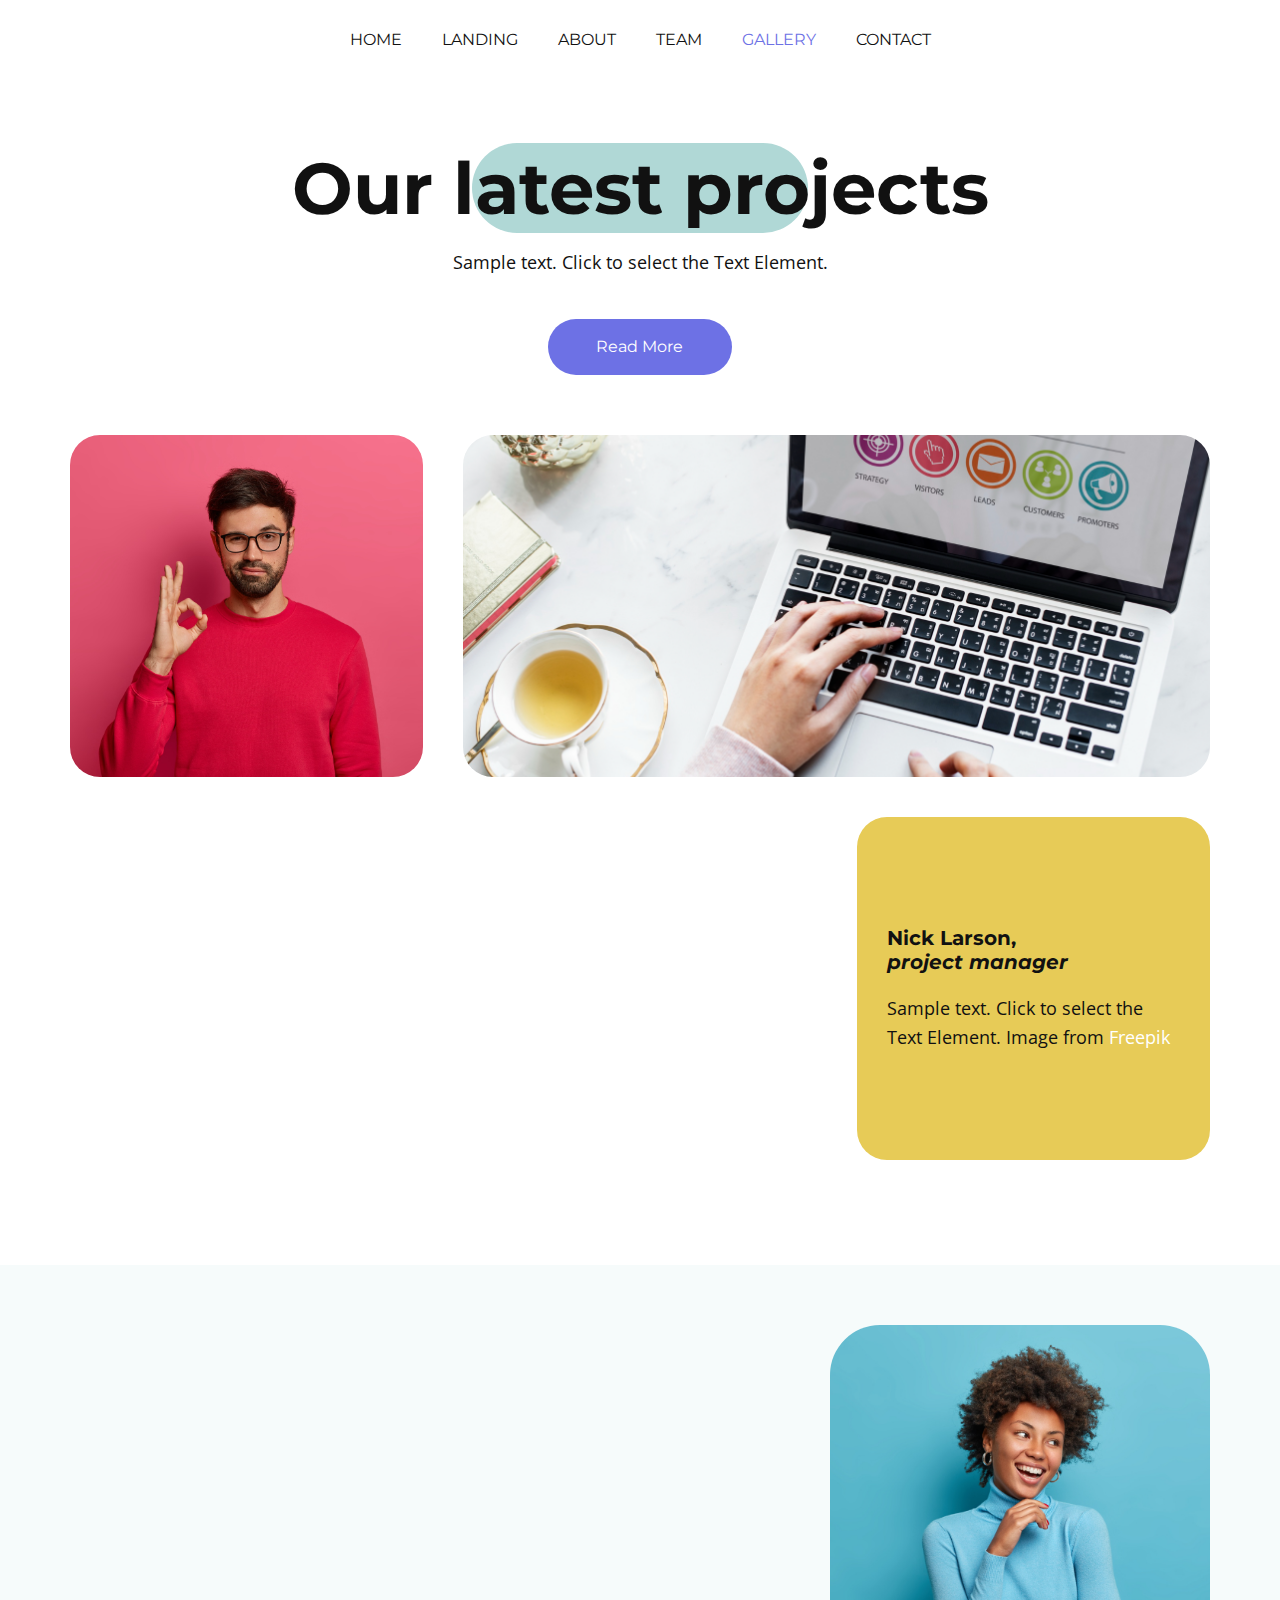
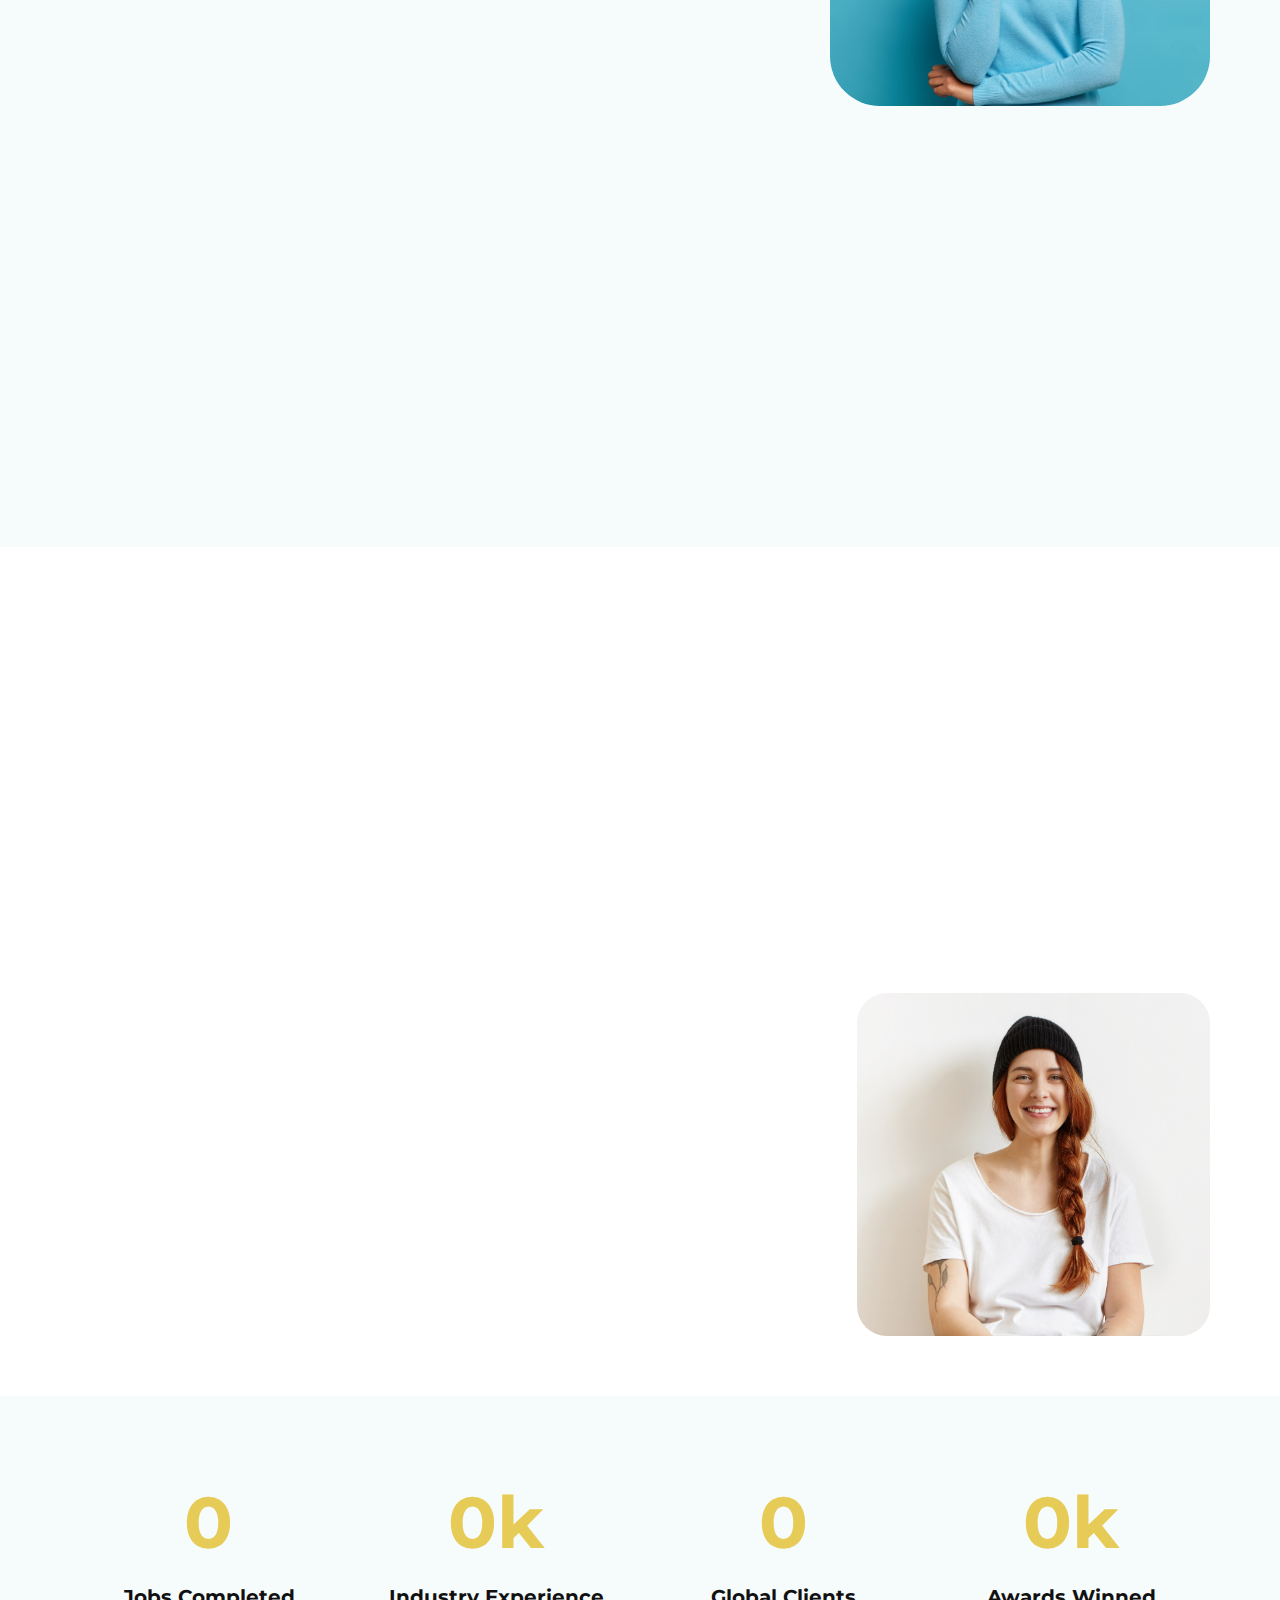
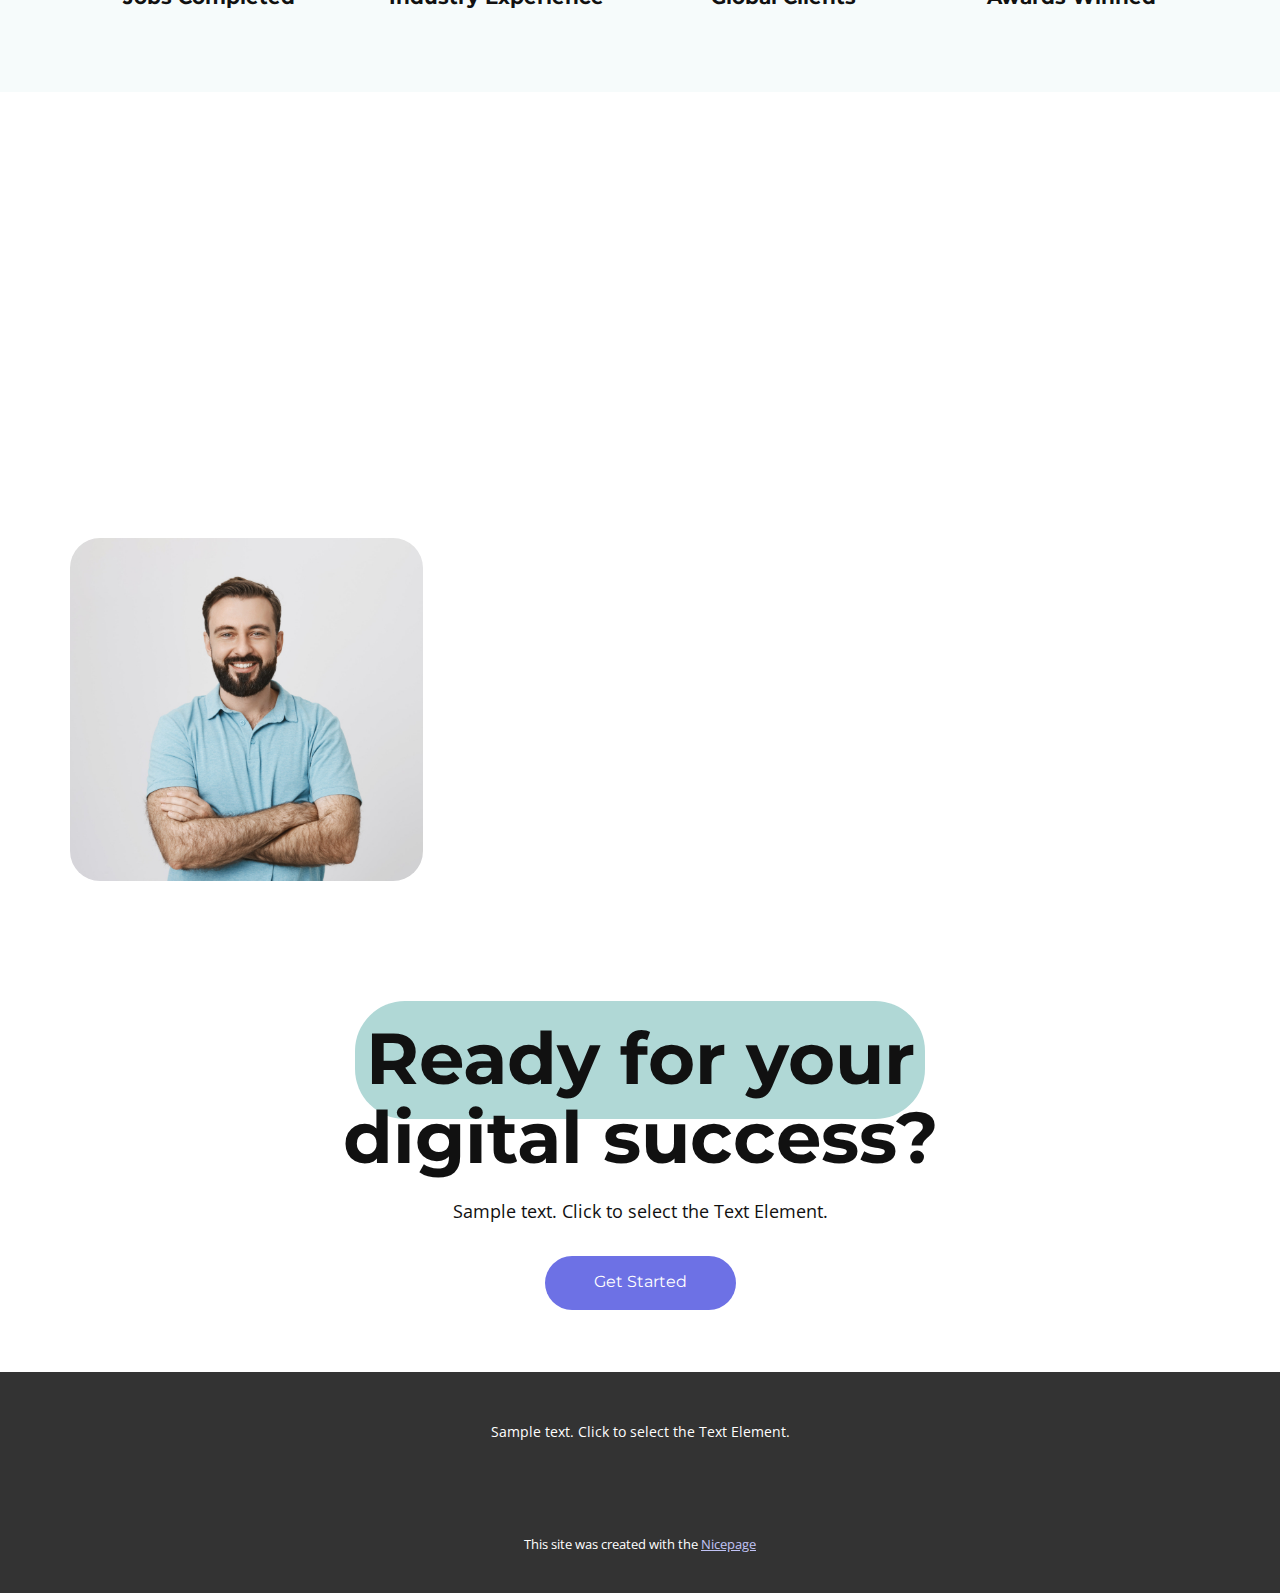
<file: Gallery.html>
<!DOCTYPE html>
<html style="font-size: 16px;" lang="en"><head>
    <meta name="viewport" content="width=device-width, initial-scale=1.0">
    <meta charset="utf-8">
    <meta name="keywords" content="​​Our latest projects, ​Save more and get visibility for your business, ​Ready for your digital success?">
    <meta name="description" content="">
    <title>Gallery</title>
    <link rel="stylesheet" href="nicepage.css" media="screen">
<link rel="stylesheet" href="Gallery.css" media="screen">
    <script class="u-script" type="text/javascript" src="jquery.js" defer=""></script>
    <script class="u-script" type="text/javascript" src="nicepage.js" defer=""></script>
    <meta name="generator" content="Nicepage 7.6.5, nicepage.com">
    
    
    
    
    
    
    
    
    <link id="u-theme-google-font" rel="stylesheet" href="https://fonts.googleapis.com/css?family=Roboto:100,100i,300,300i,400,400i,500,500i,700,700i,900,900i|Open+Sans:300,300i,400,400i,500,500i,600,600i,700,700i,800,800i">
    <link id="u-page-google-font" rel="stylesheet" href="https://fonts.googleapis.com/css?family=Montserrat:100,100i,200,200i,300,300i,400,400i,500,500i,600,600i,700,700i,800,800i,900,900i">
    <script type="application/ld+json">{
		"@context": "http://schema.org",
		"@type": "Organization",
		"name": ""
}</script>
    <meta name="theme-color" content="#6d71e5">
    <meta property="og:title" content="Gallery">
    <meta property="og:type" content="website">
  <meta data-intl-tel-input-cdn-path="intlTelInput/"></head>
  <body data-path-to-root="./" data-include-products="false" class="u-body u-xl-mode" data-lang="en"><header class="u-clearfix u-container-align-center u-header u-header" id="sec-4040"><div class="u-clearfix u-sheet u-sheet-1">
        <nav class="u-menu u-menu-one-level u-offcanvas u-menu-1">
          <div class="menu-collapse u-custom-font u-font-montserrat" style="font-size: 1rem; letter-spacing: 0px; text-transform: uppercase; font-weight: 700;">
            <a class="u-button-style u-custom-left-right-menu-spacing u-custom-padding-bottom u-custom-text-hover-color u-custom-top-bottom-menu-spacing u-hamburger-link u-nav-link u-text-active-palette-1-base u-text-hover-palette-2-base" href="#">
              <svg class="u-svg-link" viewBox="0 0 24 24"><use xlink:href="#menu-hamburger"></use></svg>
              <svg class="u-svg-content" version="1.1" id="menu-hamburger" viewBox="0 0 16 16" x="0px" y="0px" xmlns:xlink="http://www.w3.org/1999/xlink" xmlns="http://www.w3.org/2000/svg"><g><rect y="1" width="16" height="2"></rect><rect y="7" width="16" height="2"></rect><rect y="13" width="16" height="2"></rect>
</g></svg>
            </a>
          </div>
          <div class="u-custom-menu u-nav-container">
            <ul class="u-custom-font u-font-montserrat u-nav u-unstyled u-nav-1"><li class="u-nav-item"><a class="u-button-style u-nav-link u-text-active-palette-1-base u-text-hover-palette-3-base" href="./" style="padding: 10px 20px;">Home</a>
</li><li class="u-nav-item"><a class="u-button-style u-nav-link u-text-active-palette-1-base u-text-hover-palette-3-base" href="Landing.html" style="padding: 10px 20px;">Landing</a>
</li><li class="u-nav-item"><a class="u-button-style u-nav-link u-text-active-palette-1-base u-text-hover-palette-3-base" href="About.html" style="padding: 10px 20px;">About</a>
</li><li class="u-nav-item"><a class="u-button-style u-nav-link u-text-active-palette-1-base u-text-hover-palette-3-base" href="Team.html" style="padding: 10px 20px;">Team</a>
</li><li class="u-nav-item"><a class="u-button-style u-nav-link u-text-active-palette-1-base u-text-hover-palette-3-base" href="Gallery.html" style="padding: 10px 20px;">Gallery</a>
</li><li class="u-nav-item"><a class="u-button-style u-nav-link u-text-active-palette-1-base u-text-hover-palette-3-base" href="Contact.html" style="padding: 10px 20px;">Contact</a>
</li></ul>
          </div>
          <div class="u-custom-menu u-nav-container-collapse">
            <div class="u-black u-container-style u-inner-container-layout u-opacity u-opacity-95 u-sidenav">
              <div class="u-inner-container-layout u-sidenav-overflow">
                <div class="u-menu-close"></div>
                <ul class="u-align-center u-nav u-popupmenu-items u-unstyled u-nav-2"><li class="u-nav-item"><a class="u-button-style u-nav-link" href="./">Home</a>
</li><li class="u-nav-item"><a class="u-button-style u-nav-link" href="Landing.html">Landing</a>
</li><li class="u-nav-item"><a class="u-button-style u-nav-link" href="About.html">About</a>
</li><li class="u-nav-item"><a class="u-button-style u-nav-link" href="Team.html">Team</a>
</li><li class="u-nav-item"><a class="u-button-style u-nav-link" href="Gallery.html">Gallery</a>
</li><li class="u-nav-item"><a class="u-button-style u-nav-link" href="Contact.html">Contact</a>
</li></ul>
              </div>
            </div>
            <div class="u-black u-menu-overlay u-opacity u-opacity-70"></div>
          </div>
        </nav>
      </div></header>
    <section class="u-clearfix u-section-1" id="sec-8868">
      <div class="u-clearfix u-sheet u-sheet-1">
        <div class="u-palette-4-base u-radius-50 u-shape u-shape-round u-shape-1"></div>
        <h2 class="u-align-center u-text u-text-1"> Our latest projects</h2>
        <p class="u-align-center u-text u-text-default u-text-2">Sample text. Click to select the Text Element.</p>
        <a href="#" class="u-align-center u-btn u-button-style u-btn-1">Read More</a>
        <div class="u-clearfix u-expanded-width u-gutter-40 u-layout-wrap u-layout-wrap-1">
          <div class="u-layout">
            <div class="u-layout-col">
              <div class="u-size-30">
                <div class="u-layout-row">
                  <div class="u-container-align-center u-container-style u-image u-layout-cell u-radius-50 u-size-20 u-image-1" data-animation-name="customAnimationIn" data-animation-duration="2000" data-image-width="1500" data-image-height="1000">
                    <div class="u-container-layout u-valign-middle-sm u-valign-middle-xs u-container-layout-1"></div>
                  </div>
                  <div class="u-container-align-center u-container-style u-image u-layout-cell u-radius-50 u-size-40 u-image-2" data-animation-name="customAnimationIn" data-animation-duration="2000" data-image-width="1500" data-image-height="1028">
                    <div class="u-container-layout u-valign-middle-sm u-valign-middle-xs u-container-layout-2"></div>
                  </div>
                </div>
              </div>
              <div class="u-size-30">
                <div class="u-layout-row">
                  <div class="u-container-align-center u-container-style u-image u-layout-cell u-radius-50 u-size-40 u-image-3" data-animation-name="customAnimationIn" data-animation-duration="2000" data-image-width="1500" data-image-height="913">
                    <div class="u-container-layout u-valign-top-xs u-container-layout-3"></div>
                  </div>
                  <div class="u-container-align-center-xs u-container-style u-layout-cell u-palette-3-base u-radius-50 u-size-20 u-layout-cell-4">
                    <div class="u-container-layout u-valign-middle u-container-layout-4">
                      <h5 class="u-align-center-xs u-align-left-lg u-align-left-md u-align-left-sm u-align-left-xl u-text u-text-3">Nick Larson,&nbsp;<br>
                        <span style="font-style: italic;">project manager</span>
                      </h5>
                      <p class="u-align-center-xs u-align-left-lg u-align-left-md u-align-left-sm u-align-left-xl u-text u-text-default u-text-4">Sample text. Click to select the Text Element. Image from <a href="https://freepik.com" class="u-active-none u-border-none u-btn u-button-link u-button-style u-hover-none u-none u-text-white u-btn-2">Freepik</a>
                      </p>
                    </div>
                  </div>
                </div>
              </div>
            </div>
          </div>
        </div>
      </div>
    </section>
    <section class="u-clearfix u-container-align-center u-palette-4-light-3 u-section-2" id="sec-9476">
      <div class="u-clearfix u-sheet u-sheet-1">
        <div class="u-clearfix u-expanded-width u-layout-wrap u-layout-wrap-1">
          <div class="u-gutter-0 u-layout">
            <div class="u-layout-col">
              <div class="u-size-30">
                <div class="u-layout-row">
                  <div class="u-container-align-center-lg u-container-align-center-xl u-container-style u-layout-cell u-size-40 u-layout-cell-1">
                    <div class="u-container-layout u-valign-middle-lg u-valign-middle-xl u-container-layout-1">
                      <div class="u-container-align-center-sm u-container-align-center-xs u-container-align-left-lg u-container-align-left-md u-container-align-left-xl u-container-style u-expanded-width-lg u-expanded-width-xl u-group u-radius-50 u-shape-round u-white u-group-1" data-animation-name="customAnimationIn" data-animation-duration="2000">
                        <div class="u-container-layout u-valign-middle u-container-layout-2">
                          <h2 class="u-align-center-sm u-align-center-xs u-align-left-lg u-align-left-md u-align-left-xl u-text u-text-default u-text-1"> Save more and get visibility for your business</h2>
                          <p class="u-align-center-sm u-align-center-xs u-align-left-lg u-align-left-md u-align-left-xl u-text u-text-default u-text-2">Sample text. Click to select the Text Element. Image from <a href="https://freepik.com" class="u-active-none u-border-none u-btn u-button-link u-button-style u-hover-none u-none u-text-palette-1-base u-btn-1">Freepik</a>
                          </p>
                        </div>
                      </div>
                    </div>
                  </div>
                  <div class="u-container-align-center u-container-style u-image u-image-round u-layout-cell u-radius-50 u-size-20 u-image-1" data-image-width="1500" data-image-height="1000">
                    <div class="u-container-layout u-container-layout-3"></div>
                  </div>
                </div>
              </div>
              <div class="u-size-30">
                <div class="u-layout-row">
                  <div class="u-container-align-center u-container-style u-layout-cell u-size-20 u-layout-cell-3">
                    <div class="u-container-layout u-container-layout-4">
                      <div class="u-container-align-center-sm u-container-align-center-xs u-container-align-left-lg u-container-align-left-md u-container-align-left-xl u-container-style u-expanded-width-lg u-expanded-width-xl u-group u-palette-4-base u-radius-50 u-shape-round u-group-2" data-animation-name="customAnimationIn" data-animation-duration="2000">
                        <div class="u-container-layout u-valign-middle u-container-layout-5">
                          <span class="u-align-center-sm u-align-center-xs u-align-left-lg u-align-left-md u-align-left-xl u-icon u-icon-circle u-text-palette-4-base u-white u-icon-1"><svg class="u-svg-link" preserveAspectRatio="xMidYMin slice" viewBox="0 0 55.867 55.867" style=""><use xlink:href="#svg-2458"></use></svg><svg class="u-svg-content" viewBox="0 0 55.867 55.867" x="0px" y="0px" id="svg-2458" style="enable-background:new 0 0 55.867 55.867;"><path d="M11.287,54.548c-0.207,0-0.414-0.064-0.588-0.191c-0.308-0.224-0.462-0.603-0.397-0.978l3.091-18.018L0.302,22.602
	c-0.272-0.266-0.37-0.663-0.253-1.024c0.118-0.362,0.431-0.626,0.808-0.681l18.09-2.629l8.091-16.393
	c0.168-0.342,0.516-0.558,0.896-0.558l0,0c0.381,0,0.729,0.216,0.896,0.558l8.09,16.393l18.091,2.629
	c0.377,0.055,0.689,0.318,0.808,0.681c0.117,0.361,0.02,0.759-0.253,1.024L42.475,35.363l3.09,18.017
	c0.064,0.375-0.09,0.754-0.397,0.978c-0.308,0.226-0.717,0.255-1.054,0.076l-16.18-8.506l-16.182,8.506
	C11.606,54.51,11.446,54.548,11.287,54.548z M3.149,22.584l12.016,11.713c0.235,0.229,0.343,0.561,0.287,0.885L12.615,51.72
	l14.854-7.808c0.291-0.154,0.638-0.154,0.931,0l14.852,7.808l-2.836-16.538c-0.056-0.324,0.052-0.655,0.287-0.885l12.016-11.713
	l-16.605-2.413c-0.326-0.047-0.607-0.252-0.753-0.547L27.934,4.578l-7.427,15.047c-0.146,0.295-0.427,0.5-0.753,0.547L3.149,22.584z
	"></path></svg></span>
                          <h5 class="u-align-center-sm u-align-center-xs u-align-left-lg u-align-left-md u-align-left-xl u-text u-text-default u-text-3"> Paid Media</h5>
                          <p class="u-align-center-sm u-align-center-xs u-align-left-lg u-align-left-md u-align-left-xl u-text u-text-default u-text-4">Sample text. Click to select the Text Element.</p>
                        </div>
                      </div>
                    </div>
                  </div>
                  <div class="u-container-align-center u-container-style u-layout-cell u-size-20 u-layout-cell-4">
                    <div class="u-container-layout u-valign-middle-lg u-valign-middle-xl u-container-layout-6">
                      <div class="u-container-align-center-sm u-container-align-center-xs u-container-align-left-lg u-container-align-left-md u-container-align-left-xl u-container-style u-expanded-width-lg u-expanded-width-xl u-group u-palette-3-base u-radius-50 u-shape-round u-group-3" data-animation-name="customAnimationIn" data-animation-duration="2000">
                        <div class="u-container-layout u-valign-middle u-container-layout-7">
                          <span class="u-align-center-sm u-align-center-xs u-align-left-lg u-align-left-md u-align-left-xl u-icon u-icon-circle u-text-palette-3-base u-white u-icon-2"><svg class="u-svg-link" preserveAspectRatio="xMidYMin slice" viewBox="0 0 54 54" style=""><use xlink:href="#svg-5620"></use></svg><svg class="u-svg-content" viewBox="0 0 54 54" x="0px" y="0px" id="svg-5620" style="enable-background:new 0 0 54 54;"><g><path d="M27,8c-9.374,0-17,7.626-17,17c0,7.112,4.391,13.412,11,15.9V50c0,0.553,0.447,1,1,1h1v2c0,0.553,0.447,1,1,1h6
		c0.553,0,1-0.447,1-1v-2h1c0.553,0,1-0.447,1-1v-9.1c6.609-2.488,11-8.788,11-15.9C44,15.626,36.374,8,27,8z M30,49
		c-0.553,0-1,0.447-1,1v2h-4v-2c0-0.553-0.447-1-1-1h-1v-5h8v5H30z M31.688,39.242C31.277,39.377,31,39.761,31,40.192V42h-8v-1.808
		c0-0.432-0.277-0.815-0.688-0.95C16.145,37.214,12,31.49,12,25c0-8.271,6.729-15,15-15s15,6.729,15,15
		C42,31.49,37.855,37.214,31.688,39.242z"></path><path d="M27,6c0.553,0,1-0.447,1-1V1c0-0.553-0.447-1-1-1s-1,0.447-1,1v4C26,5.553,26.447,6,27,6z"></path><path d="M51,24h-4c-0.553,0-1,0.447-1,1s0.447,1,1,1h4c0.553,0,1-0.447,1-1S51.553,24,51,24z"></path><path d="M7,24H3c-0.553,0-1,0.447-1,1s0.447,1,1,1h4c0.553,0,1-0.447,1-1S7.553,24,7,24z"></path><path d="M43.264,7.322l-2.828,2.828c-0.391,0.391-0.391,1.023,0,1.414c0.195,0.195,0.451,0.293,0.707,0.293
		s0.512-0.098,0.707-0.293l2.828-2.828c0.391-0.391,0.391-1.023,0-1.414S43.654,6.932,43.264,7.322z"></path><path d="M12.15,38.436l-2.828,2.828c-0.391,0.391-0.391,1.023,0,1.414c0.195,0.195,0.451,0.293,0.707,0.293
		s0.512-0.098,0.707-0.293l2.828-2.828c0.391-0.391,0.391-1.023,0-1.414S12.541,38.045,12.15,38.436z"></path><path d="M41.85,38.436c-0.391-0.391-1.023-0.391-1.414,0s-0.391,1.023,0,1.414l2.828,2.828c0.195,0.195,0.451,0.293,0.707,0.293
		s0.512-0.098,0.707-0.293c0.391-0.391,0.391-1.023,0-1.414L41.85,38.436z"></path><path d="M12.15,11.564c0.195,0.195,0.451,0.293,0.707,0.293s0.512-0.098,0.707-0.293c0.391-0.391,0.391-1.023,0-1.414l-2.828-2.828
		c-0.391-0.391-1.023-0.391-1.414,0s-0.391,1.023,0,1.414L12.15,11.564z"></path><path d="M27,13c-6.617,0-12,5.383-12,12c0,0.553,0.447,1,1,1s1-0.447,1-1c0-5.514,4.486-10,10-10c0.553,0,1-0.447,1-1
		S27.553,13,27,13z"></path>
</g></svg></span>
                          <h5 class="u-align-center-sm u-align-center-xs u-align-left-lg u-align-left-md u-align-left-xl u-text u-text-default u-text-5"> Website Optimization</h5>
                          <p class="u-align-center-sm u-align-center-xs u-align-left-lg u-align-left-md u-align-left-xl u-text u-text-default u-text-6">Sample text. Click to select the Text Element.</p>
                        </div>
                      </div>
                    </div>
                  </div>
                  <div class="u-container-align-center u-container-style u-layout-cell u-size-20 u-layout-cell-5">
                    <div class="u-container-layout u-valign-bottom-lg u-valign-bottom-xl u-container-layout-8">
                      <div class="u-container-align-center-sm u-container-align-center-xs u-container-align-left-lg u-container-align-left-md u-container-align-left-xl u-container-style u-expanded-width-lg u-expanded-width-xl u-group u-palette-5-base u-radius-50 u-shape-round u-group-4" data-animation-name="customAnimationIn" data-animation-duration="2000">
                        <div class="u-container-layout u-valign-middle u-container-layout-9">
                          <span class="u-align-center-sm u-align-center-xs u-align-left-lg u-align-left-md u-align-left-xl u-icon u-icon-circle u-text-palette-5-base u-white u-icon-3"><svg class="u-svg-link" preserveAspectRatio="xMidYMin slice" viewBox="0 0 54 54" style=""><use xlink:href="#svg-bfac"></use></svg><svg class="u-svg-content" viewBox="0 0 54 54" x="0px" y="0px" id="svg-bfac" style="enable-background:new 0 0 54 54;"><g><path d="M51.22,21h-5.052c-0.812,0-1.481-0.447-1.792-1.197s-0.153-1.54,0.42-2.114l3.572-3.571
		c0.525-0.525,0.814-1.224,0.814-1.966c0-0.743-0.289-1.441-0.814-1.967l-4.553-4.553c-1.05-1.05-2.881-1.052-3.933,0l-3.571,3.571
		c-0.574,0.573-1.366,0.733-2.114,0.421C33.447,9.313,33,8.644,33,7.832V2.78C33,1.247,31.753,0,30.22,0H23.78
		C22.247,0,21,1.247,21,2.78v5.052c0,0.812-0.447,1.481-1.197,1.792c-0.748,0.313-1.54,0.152-2.114-0.421l-3.571-3.571
		c-1.052-1.052-2.883-1.05-3.933,0l-4.553,4.553c-0.525,0.525-0.814,1.224-0.814,1.967c0,0.742,0.289,1.44,0.814,1.966l3.572,3.571
		c0.573,0.574,0.73,1.364,0.42,2.114S8.644,21,7.832,21H2.78C1.247,21,0,22.247,0,23.78v6.439C0,31.753,1.247,33,2.78,33h5.052
		c0.812,0,1.481,0.447,1.792,1.197s0.153,1.54-0.42,2.114l-3.572,3.571c-0.525,0.525-0.814,1.224-0.814,1.966
		c0,0.743,0.289,1.441,0.814,1.967l4.553,4.553c1.051,1.051,2.881,1.053,3.933,0l3.571-3.572c0.574-0.573,1.363-0.731,2.114-0.42
		c0.75,0.311,1.197,0.98,1.197,1.792v5.052c0,1.533,1.247,2.78,2.78,2.78h6.439c1.533,0,2.78-1.247,2.78-2.78v-5.052
		c0-0.812,0.447-1.481,1.197-1.792c0.751-0.312,1.54-0.153,2.114,0.42l3.571,3.572c1.052,1.052,2.883,1.05,3.933,0l4.553-4.553
		c0.525-0.525,0.814-1.224,0.814-1.967c0-0.742-0.289-1.44-0.814-1.966l-3.572-3.571c-0.573-0.574-0.73-1.364-0.42-2.114
		S45.356,33,46.168,33h5.052c1.533,0,2.78-1.247,2.78-2.78V23.78C54,22.247,52.753,21,51.22,21z M52,30.22
		C52,30.65,51.65,31,51.22,31h-5.052c-1.624,0-3.019,0.932-3.64,2.432c-0.622,1.5-0.295,3.146,0.854,4.294l3.572,3.571
		c0.305,0.305,0.305,0.8,0,1.104l-4.553,4.553c-0.304,0.304-0.799,0.306-1.104,0l-3.571-3.572c-1.149-1.149-2.794-1.474-4.294-0.854
		c-1.5,0.621-2.432,2.016-2.432,3.64v5.052C31,51.65,30.65,52,30.22,52H23.78C23.35,52,23,51.65,23,51.22v-5.052
		c0-1.624-0.932-3.019-2.432-3.64c-0.503-0.209-1.021-0.311-1.533-0.311c-1.014,0-1.997,0.4-2.761,1.164l-3.571,3.572
		c-0.306,0.306-0.801,0.304-1.104,0l-4.553-4.553c-0.305-0.305-0.305-0.8,0-1.104l3.572-3.571c1.148-1.148,1.476-2.794,0.854-4.294
		C10.851,31.932,9.456,31,7.832,31H2.78C2.35,31,2,30.65,2,30.22V23.78C2,23.35,2.35,23,2.78,23h5.052
		c1.624,0,3.019-0.932,3.64-2.432c0.622-1.5,0.295-3.146-0.854-4.294l-3.572-3.571c-0.305-0.305-0.305-0.8,0-1.104l4.553-4.553
		c0.304-0.305,0.799-0.305,1.104,0l3.571,3.571c1.147,1.147,2.792,1.476,4.294,0.854C22.068,10.851,23,9.456,23,7.832V2.78
		C23,2.35,23.35,2,23.78,2h6.439C30.65,2,31,2.35,31,2.78v5.052c0,1.624,0.932,3.019,2.432,3.64
		c1.502,0.622,3.146,0.294,4.294-0.854l3.571-3.571c0.306-0.305,0.801-0.305,1.104,0l4.553,4.553c0.305,0.305,0.305,0.8,0,1.104
		l-3.572,3.571c-1.148,1.148-1.476,2.794-0.854,4.294c0.621,1.5,2.016,2.432,3.64,2.432h5.052C51.65,23,52,23.35,52,23.78V30.22z"></path><path d="M27,18c-4.963,0-9,4.037-9,9s4.037,9,9,9s9-4.037,9-9S31.963,18,27,18z M27,34c-3.859,0-7-3.141-7-7s3.141-7,7-7
		s7,3.141,7,7S30.859,34,27,34z"></path>
</g></svg></span>
                          <h5 class="u-align-center-sm u-align-center-xs u-align-left-lg u-align-left-md u-align-left-xl u-text u-text-default u-text-7">SMS Marketing</h5>
                          <p class="u-align-center-sm u-align-center-xs u-align-left-lg u-align-left-md u-align-left-xl u-text u-text-default u-text-8">Sample text. Click to select the Text Element.</p>
                        </div>
                      </div>
                    </div>
                  </div>
                </div>
              </div>
            </div>
          </div>
        </div>
      </div>
    </section>
    <section class="u-clearfix u-section-3" id="carousel_d548">
      <div class="u-clearfix u-sheet u-sheet-1">
        <div class="u-clearfix u-expanded-width u-gutter-40 u-layout-wrap u-layout-wrap-1">
          <div class="u-layout">
            <div class="u-layout-col">
              <div class="u-size-30">
                <div class="u-layout-row">
                  <div class="u-container-align-center-sm u-container-align-center-xs u-container-style u-layout-cell u-palette-1-base u-radius-50 u-shape-round u-size-20 u-layout-cell-1" data-animation-name="customAnimationIn" data-animation-duration="2000">
                    <div class="u-container-layout u-valign-top u-container-layout-1">
                      <h5 class="u-align-center-sm u-align-center-xs u-text u-text-default u-text-1"> Marketing Automation</h5>
                      <p class="u-align-center-sm u-align-center-xs u-text u-text-default u-text-2">Sample text. Click to select the Text Element. Image from <a href="https://freepik.com" class="u-active-none u-border-none u-btn u-button-link u-button-style u-hover-none u-none u-text-white u-btn-1">Freepik</a>
                      </p>
                      <div class="u-image u-image-circle u-image-1" alt="" data-image-width="1500" data-image-height="1000"></div>
                    </div>
                  </div>
                  <div class="u-container-align-center u-container-style u-image u-layout-cell u-radius-50 u-size-40 u-image-2" data-animation-name="customAnimationIn" data-animation-duration="2000" data-image-width="1500" data-image-height="913">
                    <div class="u-container-layout u-container-layout-2"></div>
                  </div>
                </div>
              </div>
              <div class="u-size-30">
                <div class="u-layout-row">
                  <div class="u-container-align-center u-container-style u-image u-layout-cell u-radius-50 u-size-40 u-image-3" data-animation-name="customAnimationIn" data-animation-duration="2000" data-image-width="1500" data-image-height="1001">
                    <div class="u-container-layout u-container-layout-3"></div>
                  </div>
                  <div class="u-container-align-center u-container-style u-image u-image-round u-layout-cell u-radius-50 u-size-20 u-image-4" data-image-width="1500" data-image-height="1000">
                    <div class="u-container-layout u-container-layout-4"></div>
                  </div>
                </div>
              </div>
            </div>
          </div>
        </div>
      </div>
    </section>
    <section class="u-clearfix u-palette-4-light-3 u-section-4" id="sec-a468">
      <div class="u-clearfix u-sheet u-sheet-1">
        <div class="u-expanded-width u-list u-list-1">
          <div class="u-repeater u-repeater-1">
            <div class="u-container-align-center u-container-style u-list-item u-repeater-item">
              <div class="u-container-layout u-similar-container u-valign-middle u-container-layout-1">
                <h3 class="u-align-center u-custom-font u-font-montserrat u-text u-text-palette-3-base u-text-1" data-animation-name="counter" data-animation-event="scroll" data-animation-duration="3000">300</h3>
                <h5 class="u-align-center u-text u-text-2"> Jobs Completed </h5>
              </div>
            </div>
            <div class="u-container-align-center u-container-style u-list-item u-repeater-item">
              <div class="u-container-layout u-similar-container u-valign-middle u-container-layout-2">
                <h3 class="u-align-center u-custom-font u-font-montserrat u-text u-text-palette-3-base u-text-3" data-animation-name="counter" data-animation-event="scroll" data-animation-duration="3000">10k</h3>
                <h5 class="u-align-center u-text u-text-4"> Industry Experience</h5>
              </div>
            </div>
            <div class="u-container-align-center u-container-style u-list-item u-repeater-item">
              <div class="u-container-layout u-similar-container u-valign-middle u-container-layout-3">
                <h3 class="u-align-center u-custom-font u-font-montserrat u-text u-text-palette-3-base u-text-5" data-animation-name="counter" data-animation-event="scroll" data-animation-duration="3000">48</h3>
                <h5 class="u-align-center u-text u-text-6"> Global Clients</h5>
              </div>
            </div>
            <div class="u-container-align-center u-container-style u-list-item u-repeater-item">
              <div class="u-container-layout u-similar-container u-valign-middle u-container-layout-4">
                <h3 class="u-align-center u-custom-font u-font-montserrat u-text u-text-palette-3-base u-text-7" data-animation-name="counter" data-animation-event="scroll" data-animation-duration="3000">2k</h3>
                <h5 class="u-align-center u-text u-text-8"> Awards Winned</h5>
              </div>
            </div>
          </div>
        </div>
      </div>
    </section>
    <section class="u-clearfix u-section-5" id="carousel_fe0a">
      <div class="u-clearfix u-sheet u-sheet-1">
        <div class="u-clearfix u-expanded-width u-gutter-40 u-layout-wrap u-layout-wrap-1">
          <div class="u-layout">
            <div class="u-layout-col">
              <div class="u-size-30">
                <div class="u-layout-row">
                  <div class="u-container-align-center u-container-style u-image u-layout-cell u-radius-50 u-size-40 u-image-1" data-animation-name="customAnimationIn" data-animation-duration="2000" data-image-width="1500" data-image-height="1001">
                    <div class="u-container-layout u-container-layout-1"></div>
                  </div>
                  <div class="u-container-align-center-sm u-container-align-center-xs u-container-align-left-lg u-container-align-left-md u-container-align-left-xl u-container-style u-layout-cell u-palette-3-base u-radius-50 u-shape-round u-size-20 u-layout-cell-2" data-animation-name="customAnimationIn" data-animation-duration="2000">
                    <div class="u-container-layout u-valign-top u-container-layout-2">
                      <h5 class="u-align-center-sm u-align-center-xs u-align-left-lg u-align-left-md u-align-left-xl u-text u-text-default u-text-1"> Marketing Automation</h5>
                      <p class="u-align-center-sm u-align-center-xs u-align-left-lg u-align-left-md u-align-left-xl u-text u-text-default u-text-2">Sample text. Click to select the Text Element. Image from <a href="https://freepik.com" class="u-active-none u-border-none u-btn u-button-link u-button-style u-hover-none u-none u-text-palette-1-base u-btn-1">Freepik</a>
                      </p>
                      <div class="u-image u-image-circle u-image-2" alt="" data-image-width="1500" data-image-height="1000"></div>
                    </div>
                  </div>
                </div>
              </div>
              <div class="u-size-30">
                <div class="u-layout-row">
                  <div class="u-container-align-center u-container-style u-image u-image-round u-layout-cell u-radius-50 u-size-20 u-image-3" data-image-width="1500" data-image-height="1000">
                    <div class="u-container-layout u-container-layout-3"></div>
                  </div>
                  <div class="u-container-align-center u-container-style u-image u-layout-cell u-radius-50 u-size-40 u-image-4" data-animation-name="customAnimationIn" data-animation-duration="2000" data-image-width="1500" data-image-height="1020">
                    <div class="u-container-layout u-container-layout-4"></div>
                  </div>
                </div>
              </div>
            </div>
          </div>
        </div>
      </div>
    </section>
    <section class="u-clearfix u-container-align-center-lg u-container-align-center-md u-container-align-center-sm u-container-align-center-xl u-section-6" id="sec-536a">
      <div class="u-clearfix u-sheet u-sheet-1">
        <div class="u-expanded-width-sm u-expanded-width-xs u-palette-4-base u-radius-50 u-shape u-shape-round u-shape-1"></div>
        <h1 class="u-align-center u-text u-text-1"> Ready for your digital success?</h1>
        <p class="u-align-center u-text u-text-2">Sample text. Click to select the Text Element.</p>
        <a href="#" class="u-align-center u-btn u-button-style u-btn-1">Get Started</a>
      </div>
    </section>
    
    
    
    <footer class="u-align-center u-clearfix u-container-align-center u-footer u-grey-80 u-footer" id="sec-7642"><div class="u-clearfix u-sheet u-sheet-1">
        <p class="u-small-text u-text u-text-variant u-text-1">Sample text. Click to select the Text Element.</p>
      </div></footer>
    <section class="u-backlink u-clearfix u-grey-80">
      <p class="u-text">
        <span>This site was created with the </span>
        <a class="u-link" href="https://nicepage.com/" target="_blank" rel="nofollow">
          <span>Nicepage</span>
        </a>
      </p>
    </section>
  
</body></html>
</file>
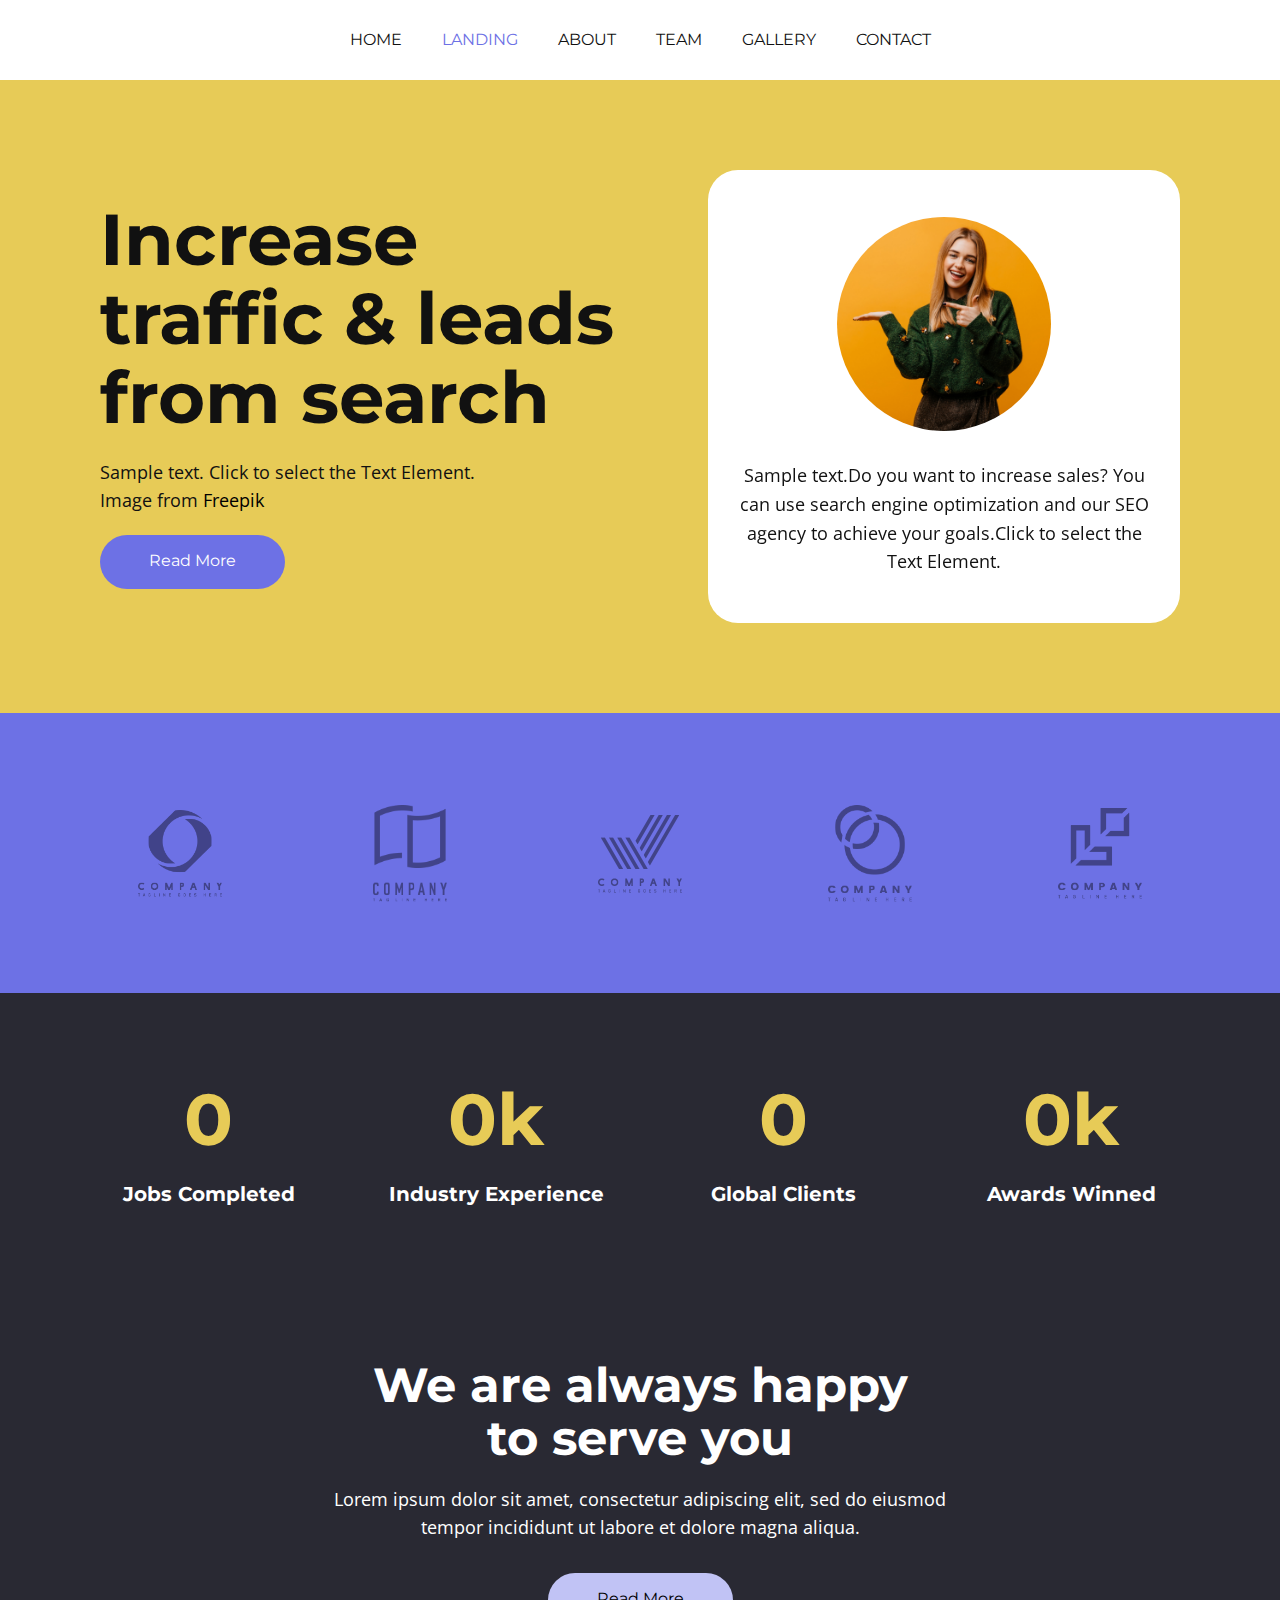
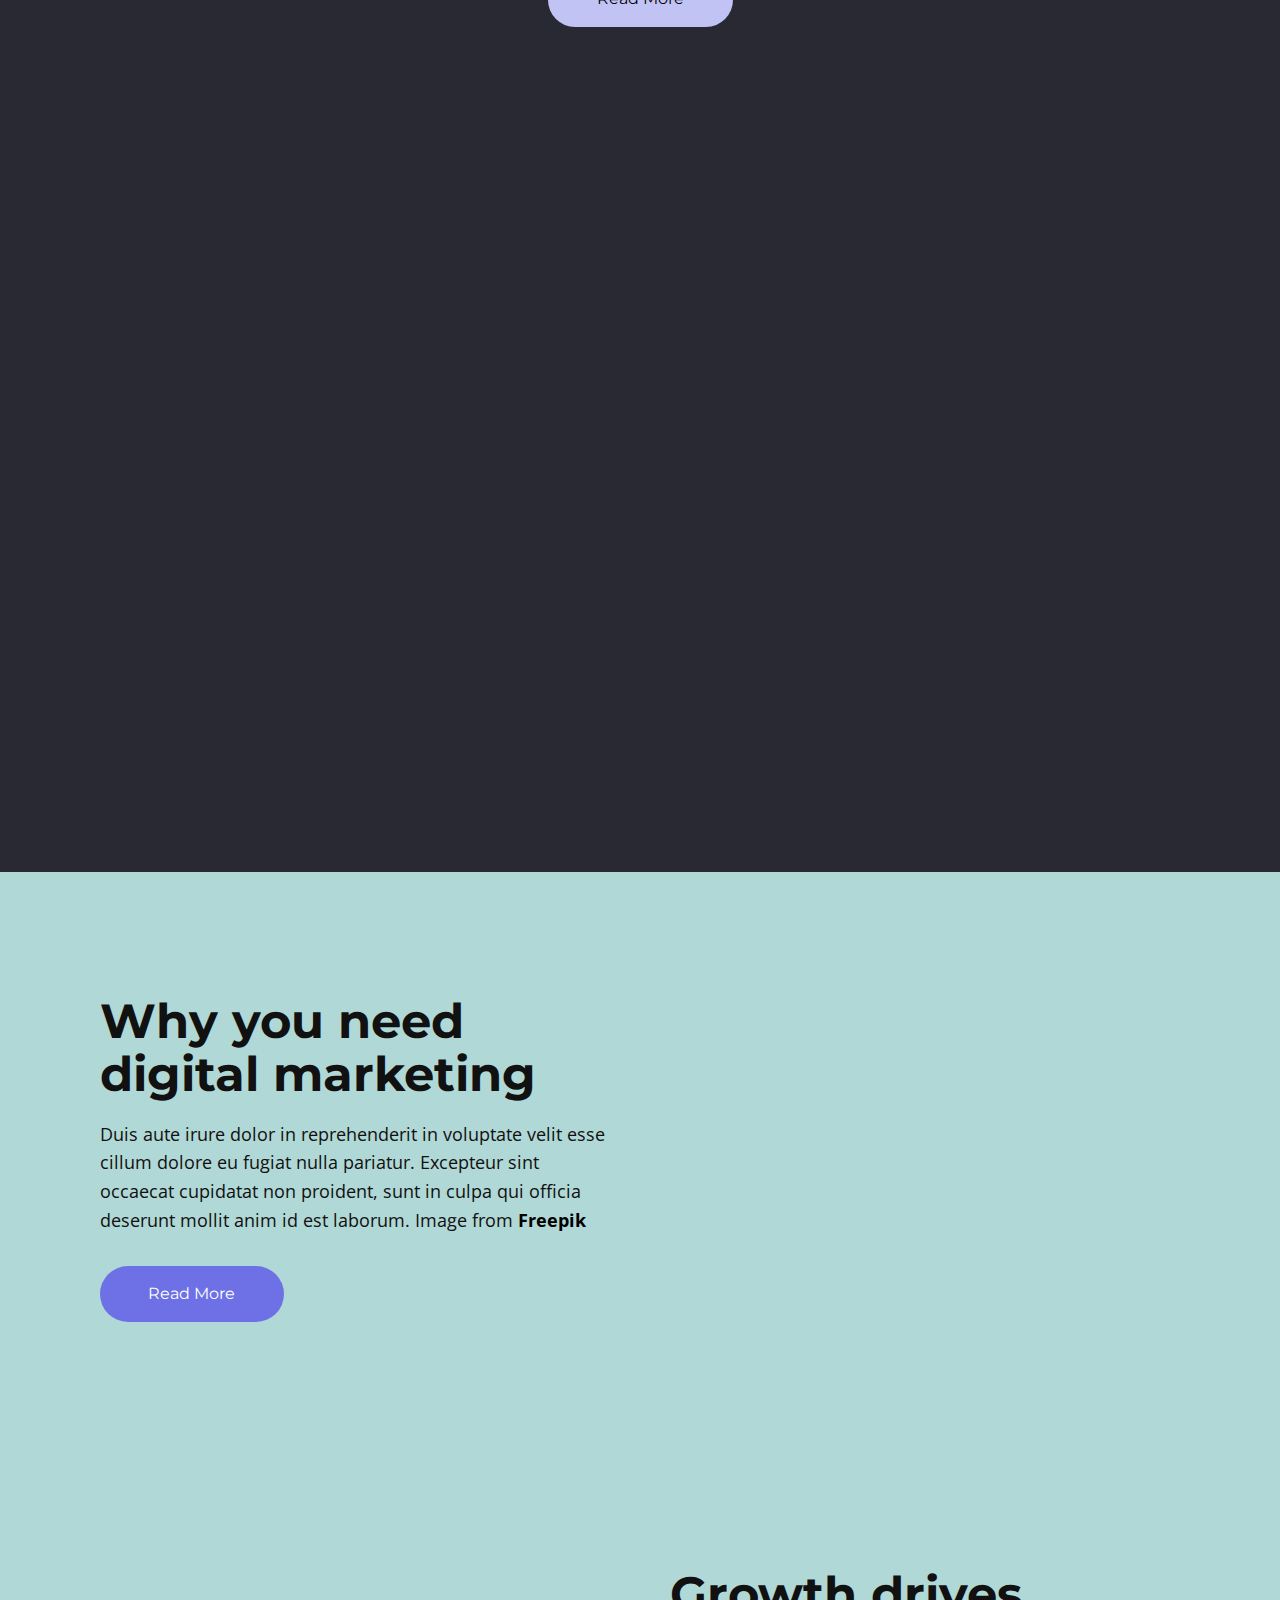
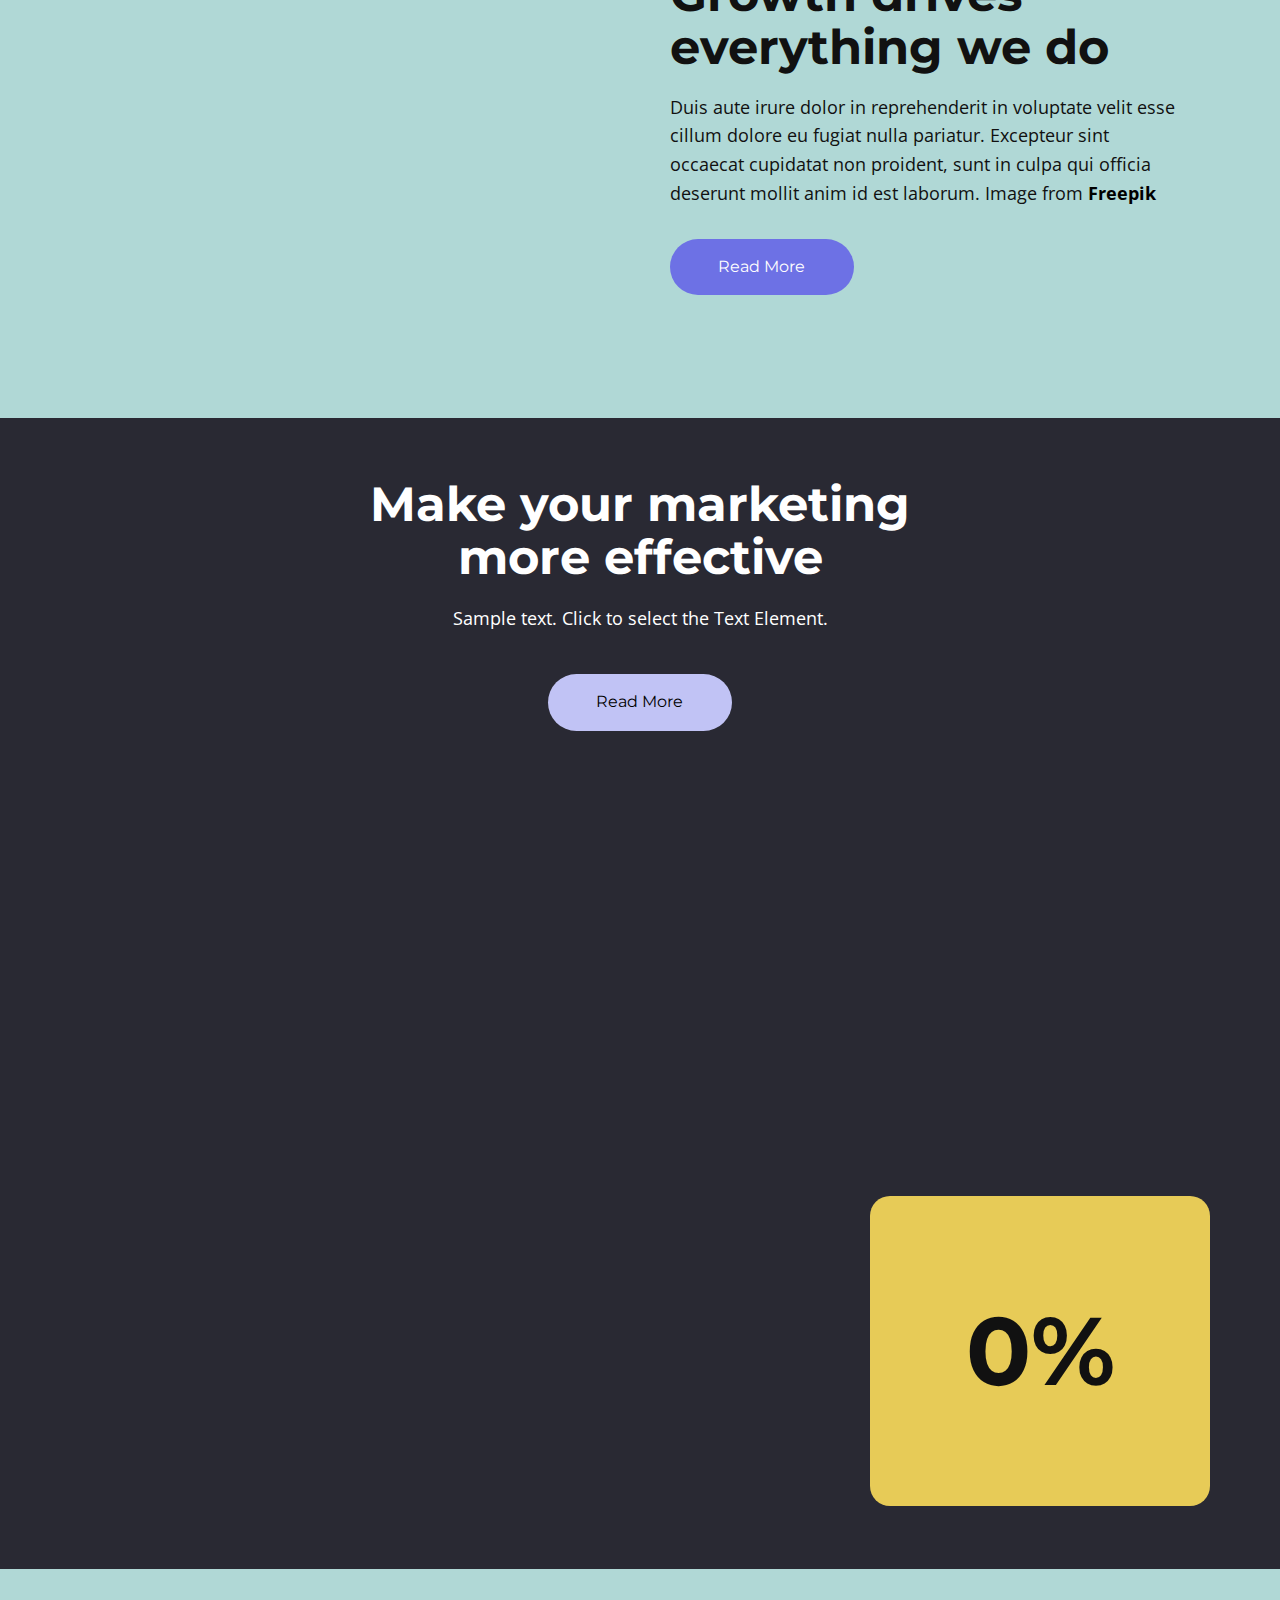
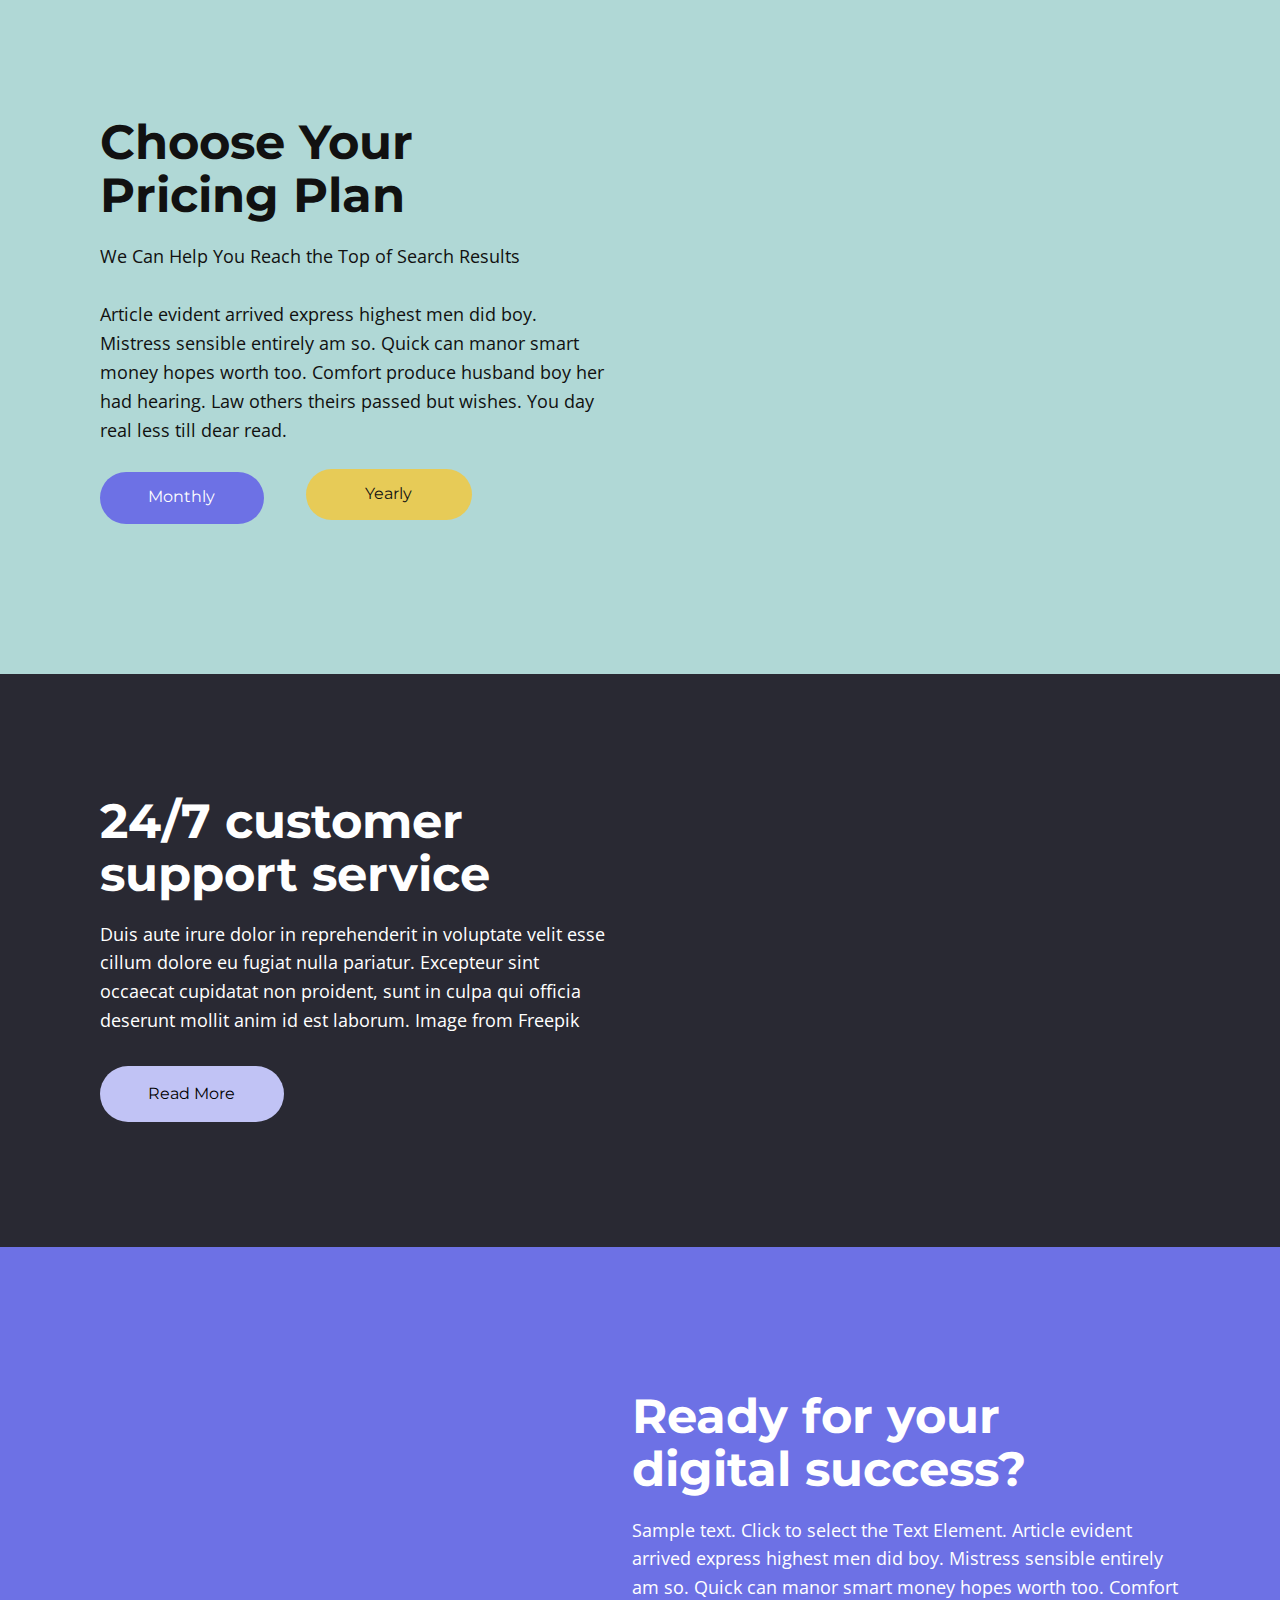
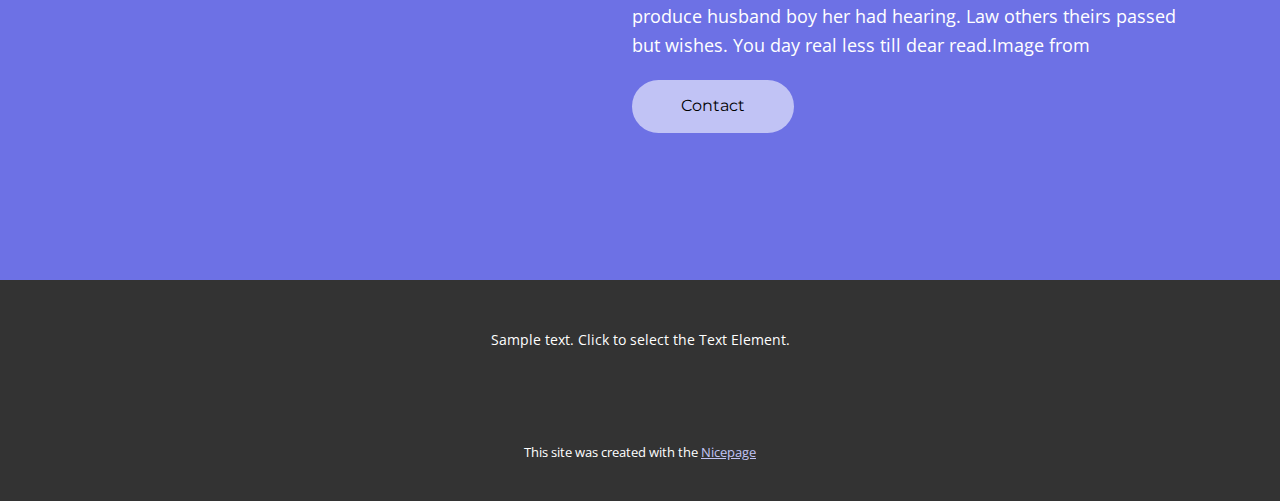
<file: Landing.html>
<!DOCTYPE html>
<html style="font-size: 16px;" lang="en"><head>
    <meta name="viewport" content="width=device-width, initial-scale=1.0">
    <meta charset="utf-8">
    <meta name="keywords" content="​Increase traffic &amp;amp; leads from search, ​We are always happy to serve you, ​Save more and get visibility for your business, ​Why you need digital marketing, ​Growth drives everything we do, ​Make your marketing more effective, ​Choose Your Pricing Plan, $ 49. 99, ​24/7 customer support service, ​​Ready for your digital success?">
    <meta name="description" content="">
    <title>Landing</title>
    <link rel="stylesheet" href="nicepage.css" media="screen">
<link rel="stylesheet" href="Landing.css" media="screen">
    <script class="u-script" type="text/javascript" src="jquery.js" defer=""></script>
    <script class="u-script" type="text/javascript" src="nicepage.js" defer=""></script>
    <meta name="generator" content="Nicepage 7.6.5, nicepage.com">
    
    
    
    
    
    
    
    
    
    
    
    
    <link id="u-theme-google-font" rel="stylesheet" href="https://fonts.googleapis.com/css?family=Roboto:100,100i,300,300i,400,400i,500,500i,700,700i,900,900i|Open+Sans:300,300i,400,400i,500,500i,600,600i,700,700i,800,800i">
    <link id="u-page-google-font" rel="stylesheet" href="https://fonts.googleapis.com/css?family=Montserrat:100,100i,200,200i,300,300i,400,400i,500,500i,600,600i,700,700i,800,800i,900,900i">
    <script type="application/ld+json">{
		"@context": "http://schema.org",
		"@type": "Organization",
		"name": ""
}</script>
    <meta name="theme-color" content="#6d71e5">
    <meta property="og:title" content="Landing">
    <meta property="og:type" content="website">
  <meta data-intl-tel-input-cdn-path="intlTelInput/"></head>
  <body data-path-to-root="./" data-include-products="false" class="u-body u-xl-mode" data-lang="en"><header class="u-clearfix u-container-align-center u-header u-header" id="sec-4040"><div class="u-clearfix u-sheet u-sheet-1">
        <nav class="u-menu u-menu-one-level u-offcanvas u-menu-1">
          <div class="menu-collapse u-custom-font u-font-montserrat" style="font-size: 1rem; letter-spacing: 0px; text-transform: uppercase; font-weight: 700;">
            <a class="u-button-style u-custom-left-right-menu-spacing u-custom-padding-bottom u-custom-text-hover-color u-custom-top-bottom-menu-spacing u-hamburger-link u-nav-link u-text-active-palette-1-base u-text-hover-palette-2-base" href="#">
              <svg class="u-svg-link" viewBox="0 0 24 24"><use xlink:href="#menu-hamburger"></use></svg>
              <svg class="u-svg-content" version="1.1" id="menu-hamburger" viewBox="0 0 16 16" x="0px" y="0px" xmlns:xlink="http://www.w3.org/1999/xlink" xmlns="http://www.w3.org/2000/svg"><g><rect y="1" width="16" height="2"></rect><rect y="7" width="16" height="2"></rect><rect y="13" width="16" height="2"></rect>
</g></svg>
            </a>
          </div>
          <div class="u-custom-menu u-nav-container">
            <ul class="u-custom-font u-font-montserrat u-nav u-unstyled u-nav-1"><li class="u-nav-item"><a class="u-button-style u-nav-link u-text-active-palette-1-base u-text-hover-palette-3-base" href="./" style="padding: 10px 20px;">Home</a>
</li><li class="u-nav-item"><a class="u-button-style u-nav-link u-text-active-palette-1-base u-text-hover-palette-3-base" href="Landing.html" style="padding: 10px 20px;">Landing</a>
</li><li class="u-nav-item"><a class="u-button-style u-nav-link u-text-active-palette-1-base u-text-hover-palette-3-base" href="About.html" style="padding: 10px 20px;">About</a>
</li><li class="u-nav-item"><a class="u-button-style u-nav-link u-text-active-palette-1-base u-text-hover-palette-3-base" href="Team.html" style="padding: 10px 20px;">Team</a>
</li><li class="u-nav-item"><a class="u-button-style u-nav-link u-text-active-palette-1-base u-text-hover-palette-3-base" href="Gallery.html" style="padding: 10px 20px;">Gallery</a>
</li><li class="u-nav-item"><a class="u-button-style u-nav-link u-text-active-palette-1-base u-text-hover-palette-3-base" href="Contact.html" style="padding: 10px 20px;">Contact</a>
</li></ul>
          </div>
          <div class="u-custom-menu u-nav-container-collapse">
            <div class="u-black u-container-style u-inner-container-layout u-opacity u-opacity-95 u-sidenav">
              <div class="u-inner-container-layout u-sidenav-overflow">
                <div class="u-menu-close"></div>
                <ul class="u-align-center u-nav u-popupmenu-items u-unstyled u-nav-2"><li class="u-nav-item"><a class="u-button-style u-nav-link" href="./">Home</a>
</li><li class="u-nav-item"><a class="u-button-style u-nav-link" href="Landing.html">Landing</a>
</li><li class="u-nav-item"><a class="u-button-style u-nav-link" href="About.html">About</a>
</li><li class="u-nav-item"><a class="u-button-style u-nav-link" href="Team.html">Team</a>
</li><li class="u-nav-item"><a class="u-button-style u-nav-link" href="Gallery.html">Gallery</a>
</li><li class="u-nav-item"><a class="u-button-style u-nav-link" href="Contact.html">Contact</a>
</li></ul>
              </div>
            </div>
            <div class="u-black u-menu-overlay u-opacity u-opacity-70"></div>
          </div>
        </nav>
      </div></header>
    <section class="u-clearfix u-container-align-center-lg u-container-align-center-md u-container-align-center-xl u-palette-3-base u-section-1" id="sec-7839">
      <div class="u-clearfix u-sheet u-sheet-1">
        <div class="u-clearfix u-expanded-width u-layout-wrap u-layout-wrap-1">
          <div class="u-layout">
            <div class="u-layout-row">
              <div class="u-container-align-center-sm u-container-align-center-xs u-container-style u-layout-cell u-size-32 u-layout-cell-1">
                <div class="u-container-layout u-valign-top-sm u-valign-top-xs u-container-layout-1">
                  <h1 class="u-align-center-sm u-align-center-xs u-align-left-lg u-align-left-md u-align-left-xl u-text u-text-1"> Increase traffic &amp; leads from search</h1>
                  <p class="u-align-center-sm u-align-center-xs u-align-left-lg u-align-left-md u-align-left-xl u-text u-text-2">Sample text. Click to select the Text Element. Image from <a href="https://freepik.com" class="u-active-none u-border-none u-btn u-button-link u-button-style u-hover-none u-none u-text-black u-btn-1">Freepik</a>
                  </p>
                  <a href="#" class="u-align-center-sm u-align-center-xs u-align-left-lg u-align-left-md u-align-left-xl u-btn u-button-style u-btn-2">Read More</a>
                </div>
              </div>
              <div class="u-container-align-center u-container-style u-layout-cell u-size-28 u-layout-cell-2" data-animation-name="customAnimationIn" data-animation-duration="2000">
                <div class="u-container-layout u-valign-bottom-xl u-valign-middle-lg u-valign-middle-md u-valign-middle-sm u-valign-middle-xs u-container-layout-2">
                  <div class="u-container-align-center u-container-style u-expanded-width u-group u-radius-30 u-shape-round u-white u-group-1">
                    <div class="u-container-layout u-valign-middle u-container-layout-3">
                      <div class="u-image u-image-circle u-image-1" alt="" data-image-width="1500" data-image-height="1000"></div>
                      <p class="u-align-center u-text u-text-default u-text-3">Sample text.​Do you want to increase sales? You can use search engine optimization and our SEO agency to achieve your goals.Click to select the Text Element.</p>
                    </div>
                  </div>
                </div>
              </div>
            </div>
          </div>
        </div>
      </div>
    </section>
    <section class="u-align-center u-clearfix u-palette-1-base u-section-2" id="carousel_d01d">
      <div class="u-clearfix u-sheet u-sheet-1">
        <div class="u-expanded-width u-layout-horizontal u-list u-list-1">
          <div class="u-repeater u-repeater-1">
            <div class="u-align-center u-container-style u-list-item u-repeater-item">
              <div class="u-container-layout u-similar-container u-container-layout-1">
                <img class="u-image u-image-contain u-image-default u-opacity u-opacity-40 u-preserve-proportions u-image-1" src="images/black-logo-1.png" alt="" data-image-width="151" data-image-height="158">
              </div>
            </div>
            <div class="u-align-center u-container-style u-list-item u-repeater-item">
              <div class="u-container-layout u-similar-container u-container-layout-2">
                <img class="u-image u-image-contain u-image-default u-opacity u-opacity-40 u-preserve-proportions u-image-2" src="images/black-logo-2_150.png" alt="" data-image-width="116" data-image-height="150">
              </div>
            </div>
            <div class="u-align-center u-container-style u-list-item u-repeater-item">
              <div class="u-container-layout u-similar-container u-container-layout-3">
                <img class="u-image u-image-contain u-image-default u-opacity u-opacity-40 u-preserve-proportions u-image-3" src="images/black-logo-3.png" alt="" data-image-width="168" data-image-height="156">
              </div>
            </div>
            <div class="u-align-center u-container-style u-list-item u-repeater-item">
              <div class="u-container-layout u-similar-container u-container-layout-4">
                <img class="u-image u-image-contain u-image-default u-opacity u-opacity-40 u-preserve-proportions u-image-4" src="images/black-logo-4.png" alt="" data-image-width="134" data-image-height="154">
              </div>
            </div>
            <div class="u-align-center u-container-style u-list-item u-repeater-item">
              <div class="u-container-layout u-similar-container u-container-layout-5">
                <img class="u-image u-image-contain u-image-default u-opacity u-opacity-40 u-preserve-proportions u-image-5" src="images/black-logo-5.png" alt="" data-image-width="142" data-image-height="155">
              </div>
            </div>
            <div class="u-align-center u-container-style u-list-item u-repeater-item">
              <div class="u-container-layout u-similar-container u-container-layout-6">
                <img class="u-image u-image-contain u-image-default u-opacity u-opacity-40 u-preserve-proportions u-image-6" src="images/black-logo-6.png" alt="" data-image-width="131" data-image-height="171">
              </div>
            </div>
            <div class="u-align-center u-container-style u-list-item u-repeater-item">
              <div class="u-container-layout u-similar-container u-container-layout-7">
                <img class="u-image u-image-contain u-image-default u-opacity u-opacity-40 u-preserve-proportions u-image-7" src="images/black-logo-8_150.png" alt="" data-image-width="148" data-image-height="150">
              </div>
            </div>
          </div>
          <a class="u-absolute-vcenter u-gallery-nav u-gallery-nav-prev u-grey-70 u-hidden u-icon-circle u-opacity u-opacity-70 u-spacing-10 u-text-white u-gallery-nav-1" href="#" role="button">
            <span aria-hidden="true">
              <svg viewBox="0 0 451.847 451.847"><path d="M97.141,225.92c0-8.095,3.091-16.192,9.259-22.366L300.689,9.27c12.359-12.359,32.397-12.359,44.751,0
c12.354,12.354,12.354,32.388,0,44.748L173.525,225.92l171.903,171.909c12.354,12.354,12.354,32.391,0,44.744
c-12.354,12.365-32.386,12.365-44.745,0l-194.29-194.281C100.226,242.115,97.141,234.018,97.141,225.92z"></path></svg>
            </span>
            <span class="sr-only">
              <svg viewBox="0 0 451.847 451.847"><path d="M97.141,225.92c0-8.095,3.091-16.192,9.259-22.366L300.689,9.27c12.359-12.359,32.397-12.359,44.751,0
c12.354,12.354,12.354,32.388,0,44.748L173.525,225.92l171.903,171.909c12.354,12.354,12.354,32.391,0,44.744
c-12.354,12.365-32.386,12.365-44.745,0l-194.29-194.281C100.226,242.115,97.141,234.018,97.141,225.92z"></path></svg>
            </span>
          </a>
          <a class="u-absolute-vcenter u-gallery-nav u-gallery-nav-next u-grey-70 u-hidden u-icon-circle u-opacity u-opacity-70 u-spacing-10 u-text-white u-gallery-nav-2" href="#" role="button">
            <span aria-hidden="true">
              <svg viewBox="0 0 451.846 451.847"><path d="M345.441,248.292L151.154,442.573c-12.359,12.365-32.397,12.365-44.75,0c-12.354-12.354-12.354-32.391,0-44.744
L278.318,225.92L106.409,54.017c-12.354-12.359-12.354-32.394,0-44.748c12.354-12.359,32.391-12.359,44.75,0l194.287,194.284
c6.177,6.18,9.262,14.271,9.262,22.366C354.708,234.018,351.617,242.115,345.441,248.292z"></path></svg>
            </span>
            <span class="sr-only">
              <svg viewBox="0 0 451.846 451.847"><path d="M345.441,248.292L151.154,442.573c-12.359,12.365-32.397,12.365-44.75,0c-12.354-12.354-12.354-32.391,0-44.744
L278.318,225.92L106.409,54.017c-12.354-12.359-12.354-32.394,0-44.748c12.354-12.359,32.391-12.359,44.75,0l194.287,194.284
c6.177,6.18,9.262,14.271,9.262,22.366C354.708,234.018,351.617,242.115,345.441,248.292z"></path></svg>
            </span>
          </a>
        </div>
      </div>
    </section>
    <section class="u-clearfix u-palette-1-dark-3 u-section-3" id="sec-57ab">
      <div class="u-clearfix u-sheet u-sheet-1">
        <div class="u-expanded-width u-list u-list-1">
          <div class="u-repeater u-repeater-1">
            <div class="u-container-align-center u-container-style u-list-item u-repeater-item">
              <div class="u-container-layout u-similar-container u-valign-middle u-container-layout-1">
                <h3 class="u-align-center u-custom-font u-font-montserrat u-text u-text-palette-3-base u-text-1" data-animation-name="counter" data-animation-event="scroll" data-animation-duration="3000">300</h3>
                <h5 class="u-align-center u-text u-text-2"> Jobs Completed </h5>
              </div>
            </div>
            <div class="u-container-align-center u-container-style u-list-item u-repeater-item">
              <div class="u-container-layout u-similar-container u-valign-middle u-container-layout-2">
                <h3 class="u-align-center u-custom-font u-font-montserrat u-text u-text-palette-3-base u-text-3" data-animation-name="counter" data-animation-event="scroll" data-animation-duration="3000">10k</h3>
                <h5 class="u-align-center u-text u-text-4"> Industry Experience</h5>
              </div>
            </div>
            <div class="u-container-align-center u-container-style u-list-item u-repeater-item">
              <div class="u-container-layout u-similar-container u-valign-middle u-container-layout-3">
                <h3 class="u-align-center u-custom-font u-font-montserrat u-text u-text-palette-3-base u-text-5" data-animation-name="counter" data-animation-event="scroll" data-animation-duration="3000">48</h3>
                <h5 class="u-align-center u-text u-text-6"> Global Clients</h5>
              </div>
            </div>
            <div class="u-container-align-center u-container-style u-list-item u-repeater-item">
              <div class="u-container-layout u-similar-container u-valign-middle u-container-layout-4">
                <h3 class="u-align-center u-custom-font u-font-montserrat u-text u-text-palette-3-base u-text-7" data-animation-name="counter" data-animation-event="scroll" data-animation-duration="3000">2k</h3>
                <h5 class="u-align-center u-text u-text-8"> Awards Winned</h5>
              </div>
            </div>
          </div>
        </div>
      </div>
    </section>
    <section class="u-clearfix u-container-align-center u-palette-1-dark-3 u-section-4" id="sec-d3ed">
      <div class="u-clearfix u-sheet u-sheet-1">
        <h2 class="u-align-center u-text u-text-1"> We are always happy to serve you</h2>
        <p class="u-align-center u-text u-text-2"> Lorem ipsum dolor sit amet, consectetur adipiscing elit, sed do eiusmod tempor incididunt ut labore et dolore magna aliqua.</p>
        <a href="#" class="u-align-center u-btn u-button-style u-btn-1">Read More</a>
        <div class="u-clearfix u-expanded-width u-layout-wrap u-layout-wrap-1">
          <div class="u-gutter-0 u-layout">
            <div class="u-layout-col">
              <div class="u-size-30">
                <div class="u-layout-row">
                  <div class="u-container-align-center-lg u-container-align-center-xl u-container-style u-layout-cell u-size-40 u-layout-cell-1">
                    <div class="u-container-layout u-valign-middle-lg u-valign-middle-xl u-container-layout-1">
                      <div class="u-container-align-center-sm u-container-align-center-xs u-container-align-left-lg u-container-align-left-md u-container-align-left-xl u-container-style u-expanded-width-lg u-expanded-width-xl u-group u-radius-50 u-shape-round u-white u-group-1" data-animation-name="customAnimationIn" data-animation-duration="2000">
                        <div class="u-container-layout u-valign-middle u-container-layout-2">
                          <h2 class="u-align-center-sm u-align-center-xs u-align-left-lg u-align-left-md u-align-left-xl u-text u-text-default u-text-3"> Save more and get visibility for your business</h2>
                          <p class="u-align-center-sm u-align-center-xs u-align-left-lg u-align-left-md u-align-left-xl u-text u-text-default u-text-4">Sample text. Click to select the Text Element.</p>
                        </div>
                      </div>
                    </div>
                  </div>
                  <div class="u-container-align-center u-container-style u-layout-cell u-size-20 u-layout-cell-2">
                    <div class="u-container-layout u-valign-middle-lg u-valign-middle-xl u-container-layout-3">
                      <div class="u-container-align-center-sm u-container-align-center-xs u-container-align-left-lg u-container-align-left-md u-container-align-left-xl u-container-style u-expanded-width-lg u-expanded-width-xl u-group u-palette-1-base u-radius-50 u-shape-round u-group-2" data-animation-name="customAnimationIn" data-animation-duration="2000">
                        <div class="u-container-layout u-valign-middle u-container-layout-4">
                          <span class="u-align-center-sm u-align-center-xs u-align-left-lg u-align-left-md u-align-left-xl u-icon u-icon-circle u-text-palette-1-base u-white u-icon-1"><svg class="u-svg-link" preserveAspectRatio="xMidYMin slice" viewBox="0 0 54 54" style=""><use xlink:href="#svg-2807"></use></svg><svg class="u-svg-content" viewBox="0 0 54 54" x="0px" y="0px" id="svg-2807" style="enable-background:new 0 0 54 54;"><g><path d="M51.22,21h-5.052c-0.812,0-1.481-0.447-1.792-1.197s-0.153-1.54,0.42-2.114l3.572-3.571
		c0.525-0.525,0.814-1.224,0.814-1.966c0-0.743-0.289-1.441-0.814-1.967l-4.553-4.553c-1.05-1.05-2.881-1.052-3.933,0l-3.571,3.571
		c-0.574,0.573-1.366,0.733-2.114,0.421C33.447,9.313,33,8.644,33,7.832V2.78C33,1.247,31.753,0,30.22,0H23.78
		C22.247,0,21,1.247,21,2.78v5.052c0,0.812-0.447,1.481-1.197,1.792c-0.748,0.313-1.54,0.152-2.114-0.421l-3.571-3.571
		c-1.052-1.052-2.883-1.05-3.933,0l-4.553,4.553c-0.525,0.525-0.814,1.224-0.814,1.967c0,0.742,0.289,1.44,0.814,1.966l3.572,3.571
		c0.573,0.574,0.73,1.364,0.42,2.114S8.644,21,7.832,21H2.78C1.247,21,0,22.247,0,23.78v6.439C0,31.753,1.247,33,2.78,33h5.052
		c0.812,0,1.481,0.447,1.792,1.197s0.153,1.54-0.42,2.114l-3.572,3.571c-0.525,0.525-0.814,1.224-0.814,1.966
		c0,0.743,0.289,1.441,0.814,1.967l4.553,4.553c1.051,1.051,2.881,1.053,3.933,0l3.571-3.572c0.574-0.573,1.363-0.731,2.114-0.42
		c0.75,0.311,1.197,0.98,1.197,1.792v5.052c0,1.533,1.247,2.78,2.78,2.78h6.439c1.533,0,2.78-1.247,2.78-2.78v-5.052
		c0-0.812,0.447-1.481,1.197-1.792c0.751-0.312,1.54-0.153,2.114,0.42l3.571,3.572c1.052,1.052,2.883,1.05,3.933,0l4.553-4.553
		c0.525-0.525,0.814-1.224,0.814-1.967c0-0.742-0.289-1.44-0.814-1.966l-3.572-3.571c-0.573-0.574-0.73-1.364-0.42-2.114
		S45.356,33,46.168,33h5.052c1.533,0,2.78-1.247,2.78-2.78V23.78C54,22.247,52.753,21,51.22,21z M52,30.22
		C52,30.65,51.65,31,51.22,31h-5.052c-1.624,0-3.019,0.932-3.64,2.432c-0.622,1.5-0.295,3.146,0.854,4.294l3.572,3.571
		c0.305,0.305,0.305,0.8,0,1.104l-4.553,4.553c-0.304,0.304-0.799,0.306-1.104,0l-3.571-3.572c-1.149-1.149-2.794-1.474-4.294-0.854
		c-1.5,0.621-2.432,2.016-2.432,3.64v5.052C31,51.65,30.65,52,30.22,52H23.78C23.35,52,23,51.65,23,51.22v-5.052
		c0-1.624-0.932-3.019-2.432-3.64c-0.503-0.209-1.021-0.311-1.533-0.311c-1.014,0-1.997,0.4-2.761,1.164l-3.571,3.572
		c-0.306,0.306-0.801,0.304-1.104,0l-4.553-4.553c-0.305-0.305-0.305-0.8,0-1.104l3.572-3.571c1.148-1.148,1.476-2.794,0.854-4.294
		C10.851,31.932,9.456,31,7.832,31H2.78C2.35,31,2,30.65,2,30.22V23.78C2,23.35,2.35,23,2.78,23h5.052
		c1.624,0,3.019-0.932,3.64-2.432c0.622-1.5,0.295-3.146-0.854-4.294l-3.572-3.571c-0.305-0.305-0.305-0.8,0-1.104l4.553-4.553
		c0.304-0.305,0.799-0.305,1.104,0l3.571,3.571c1.147,1.147,2.792,1.476,4.294,0.854C22.068,10.851,23,9.456,23,7.832V2.78
		C23,2.35,23.35,2,23.78,2h6.439C30.65,2,31,2.35,31,2.78v5.052c0,1.624,0.932,3.019,2.432,3.64
		c1.502,0.622,3.146,0.294,4.294-0.854l3.571-3.571c0.306-0.305,0.801-0.305,1.104,0l4.553,4.553c0.305,0.305,0.305,0.8,0,1.104
		l-3.572,3.571c-1.148,1.148-1.476,2.794-0.854,4.294c0.621,1.5,2.016,2.432,3.64,2.432h5.052C51.65,23,52,23.35,52,23.78V30.22z"></path><path d="M27,18c-4.963,0-9,4.037-9,9s4.037,9,9,9s9-4.037,9-9S31.963,18,27,18z M27,34c-3.859,0-7-3.141-7-7s3.141-7,7-7
		s7,3.141,7,7S30.859,34,27,34z"></path>
</g></svg></span>
                          <h5 class="u-align-center-sm u-align-center-xs u-align-left-lg u-align-left-md u-align-left-xl u-text u-text-default u-text-5">SMS Marketing</h5>
                          <p class="u-align-center-sm u-align-center-xs u-align-left-lg u-align-left-md u-align-left-xl u-text u-text-default u-text-6">Sample text. Click to select the Text Element.</p>
                        </div>
                      </div>
                    </div>
                  </div>
                </div>
              </div>
              <div class="u-size-30">
                <div class="u-layout-row">
                  <div class="u-container-align-center u-container-style u-layout-cell u-size-20 u-layout-cell-3">
                    <div class="u-container-layout u-container-layout-5">
                      <div class="u-container-align-center-sm u-container-align-center-xs u-container-align-left-lg u-container-align-left-md u-container-align-left-xl u-container-style u-expanded-width-lg u-expanded-width-xl u-group u-palette-4-base u-radius-50 u-shape-round u-group-3" data-animation-name="customAnimationIn" data-animation-duration="2000">
                        <div class="u-container-layout u-valign-middle u-container-layout-6">
                          <span class="u-align-center-sm u-align-center-xs u-align-left-lg u-align-left-md u-align-left-xl u-icon u-icon-circle u-text-palette-4-base u-white u-icon-2"><svg class="u-svg-link" preserveAspectRatio="xMidYMin slice" viewBox="0 0 55.867 55.867" style=""><use xlink:href="#svg-2458"></use></svg><svg class="u-svg-content" viewBox="0 0 55.867 55.867" x="0px" y="0px" id="svg-2458" style="enable-background:new 0 0 55.867 55.867;"><path d="M11.287,54.548c-0.207,0-0.414-0.064-0.588-0.191c-0.308-0.224-0.462-0.603-0.397-0.978l3.091-18.018L0.302,22.602
	c-0.272-0.266-0.37-0.663-0.253-1.024c0.118-0.362,0.431-0.626,0.808-0.681l18.09-2.629l8.091-16.393
	c0.168-0.342,0.516-0.558,0.896-0.558l0,0c0.381,0,0.729,0.216,0.896,0.558l8.09,16.393l18.091,2.629
	c0.377,0.055,0.689,0.318,0.808,0.681c0.117,0.361,0.02,0.759-0.253,1.024L42.475,35.363l3.09,18.017
	c0.064,0.375-0.09,0.754-0.397,0.978c-0.308,0.226-0.717,0.255-1.054,0.076l-16.18-8.506l-16.182,8.506
	C11.606,54.51,11.446,54.548,11.287,54.548z M3.149,22.584l12.016,11.713c0.235,0.229,0.343,0.561,0.287,0.885L12.615,51.72
	l14.854-7.808c0.291-0.154,0.638-0.154,0.931,0l14.852,7.808l-2.836-16.538c-0.056-0.324,0.052-0.655,0.287-0.885l12.016-11.713
	l-16.605-2.413c-0.326-0.047-0.607-0.252-0.753-0.547L27.934,4.578l-7.427,15.047c-0.146,0.295-0.427,0.5-0.753,0.547L3.149,22.584z
	"></path></svg></span>
                          <h5 class="u-align-center-sm u-align-center-xs u-align-left-lg u-align-left-md u-align-left-xl u-text u-text-default u-text-7"> Paid Media</h5>
                          <p class="u-align-center-sm u-align-center-xs u-align-left-lg u-align-left-md u-align-left-xl u-text u-text-default u-text-8">Sample text. Click to select the Text Element.</p>
                        </div>
                      </div>
                    </div>
                  </div>
                  <div class="u-container-align-center u-container-style u-layout-cell u-size-20 u-layout-cell-4">
                    <div class="u-container-layout u-valign-middle-lg u-valign-middle-xl u-container-layout-7">
                      <div class="u-container-align-center-sm u-container-align-center-xs u-container-align-left-lg u-container-align-left-md u-container-align-left-xl u-container-style u-expanded-width-lg u-expanded-width-xl u-group u-palette-3-base u-radius-50 u-shape-round u-group-4" data-animation-name="customAnimationIn" data-animation-duration="2000">
                        <div class="u-container-layout u-valign-middle u-container-layout-8">
                          <span class="u-align-center-sm u-align-center-xs u-align-left-lg u-align-left-md u-align-left-xl u-icon u-icon-circle u-text-palette-3-base u-white u-icon-3"><svg class="u-svg-link" preserveAspectRatio="xMidYMin slice" viewBox="0 0 54 54" style=""><use xlink:href="#svg-5620"></use></svg><svg class="u-svg-content" viewBox="0 0 54 54" x="0px" y="0px" id="svg-5620" style="enable-background:new 0 0 54 54;"><g><path d="M27,8c-9.374,0-17,7.626-17,17c0,7.112,4.391,13.412,11,15.9V50c0,0.553,0.447,1,1,1h1v2c0,0.553,0.447,1,1,1h6
		c0.553,0,1-0.447,1-1v-2h1c0.553,0,1-0.447,1-1v-9.1c6.609-2.488,11-8.788,11-15.9C44,15.626,36.374,8,27,8z M30,49
		c-0.553,0-1,0.447-1,1v2h-4v-2c0-0.553-0.447-1-1-1h-1v-5h8v5H30z M31.688,39.242C31.277,39.377,31,39.761,31,40.192V42h-8v-1.808
		c0-0.432-0.277-0.815-0.688-0.95C16.145,37.214,12,31.49,12,25c0-8.271,6.729-15,15-15s15,6.729,15,15
		C42,31.49,37.855,37.214,31.688,39.242z"></path><path d="M27,6c0.553,0,1-0.447,1-1V1c0-0.553-0.447-1-1-1s-1,0.447-1,1v4C26,5.553,26.447,6,27,6z"></path><path d="M51,24h-4c-0.553,0-1,0.447-1,1s0.447,1,1,1h4c0.553,0,1-0.447,1-1S51.553,24,51,24z"></path><path d="M7,24H3c-0.553,0-1,0.447-1,1s0.447,1,1,1h4c0.553,0,1-0.447,1-1S7.553,24,7,24z"></path><path d="M43.264,7.322l-2.828,2.828c-0.391,0.391-0.391,1.023,0,1.414c0.195,0.195,0.451,0.293,0.707,0.293
		s0.512-0.098,0.707-0.293l2.828-2.828c0.391-0.391,0.391-1.023,0-1.414S43.654,6.932,43.264,7.322z"></path><path d="M12.15,38.436l-2.828,2.828c-0.391,0.391-0.391,1.023,0,1.414c0.195,0.195,0.451,0.293,0.707,0.293
		s0.512-0.098,0.707-0.293l2.828-2.828c0.391-0.391,0.391-1.023,0-1.414S12.541,38.045,12.15,38.436z"></path><path d="M41.85,38.436c-0.391-0.391-1.023-0.391-1.414,0s-0.391,1.023,0,1.414l2.828,2.828c0.195,0.195,0.451,0.293,0.707,0.293
		s0.512-0.098,0.707-0.293c0.391-0.391,0.391-1.023,0-1.414L41.85,38.436z"></path><path d="M12.15,11.564c0.195,0.195,0.451,0.293,0.707,0.293s0.512-0.098,0.707-0.293c0.391-0.391,0.391-1.023,0-1.414l-2.828-2.828
		c-0.391-0.391-1.023-0.391-1.414,0s-0.391,1.023,0,1.414L12.15,11.564z"></path><path d="M27,13c-6.617,0-12,5.383-12,12c0,0.553,0.447,1,1,1s1-0.447,1-1c0-5.514,4.486-10,10-10c0.553,0,1-0.447,1-1
		S27.553,13,27,13z"></path>
</g></svg></span>
                          <h5 class="u-align-center-sm u-align-center-xs u-align-left-lg u-align-left-md u-align-left-xl u-text u-text-default u-text-9"> Website Optimization</h5>
                          <p class="u-align-center-sm u-align-center-xs u-align-left-lg u-align-left-md u-align-left-xl u-text u-text-default u-text-10">Sample text. Click to select the Text Element.</p>
                        </div>
                      </div>
                    </div>
                  </div>
                  <div class="u-container-align-center u-container-style u-layout-cell u-size-20 u-layout-cell-5">
                    <div class="u-container-layout u-valign-bottom-lg u-valign-bottom-xl u-container-layout-9">
                      <div class="u-container-align-center-sm u-container-align-center-xs u-container-align-left-lg u-container-align-left-md u-container-align-left-xl u-container-style u-expanded-width-lg u-expanded-width-xl u-group u-palette-5-base u-radius-50 u-shape-round u-group-5" data-animation-name="customAnimationIn" data-animation-duration="2000">
                        <div class="u-container-layout u-valign-middle u-container-layout-10">
                          <span class="u-align-center-sm u-align-center-xs u-align-left-lg u-align-left-md u-align-left-xl u-icon u-icon-circle u-text-palette-5-base u-white u-icon-4"><svg class="u-svg-link" preserveAspectRatio="xMidYMin slice" viewBox="0 0 54 54" style=""><use xlink:href="#svg-bfac"></use></svg><svg class="u-svg-content" viewBox="0 0 54 54" x="0px" y="0px" id="svg-bfac" style="enable-background:new 0 0 54 54;"><g><path d="M51.22,21h-5.052c-0.812,0-1.481-0.447-1.792-1.197s-0.153-1.54,0.42-2.114l3.572-3.571
		c0.525-0.525,0.814-1.224,0.814-1.966c0-0.743-0.289-1.441-0.814-1.967l-4.553-4.553c-1.05-1.05-2.881-1.052-3.933,0l-3.571,3.571
		c-0.574,0.573-1.366,0.733-2.114,0.421C33.447,9.313,33,8.644,33,7.832V2.78C33,1.247,31.753,0,30.22,0H23.78
		C22.247,0,21,1.247,21,2.78v5.052c0,0.812-0.447,1.481-1.197,1.792c-0.748,0.313-1.54,0.152-2.114-0.421l-3.571-3.571
		c-1.052-1.052-2.883-1.05-3.933,0l-4.553,4.553c-0.525,0.525-0.814,1.224-0.814,1.967c0,0.742,0.289,1.44,0.814,1.966l3.572,3.571
		c0.573,0.574,0.73,1.364,0.42,2.114S8.644,21,7.832,21H2.78C1.247,21,0,22.247,0,23.78v6.439C0,31.753,1.247,33,2.78,33h5.052
		c0.812,0,1.481,0.447,1.792,1.197s0.153,1.54-0.42,2.114l-3.572,3.571c-0.525,0.525-0.814,1.224-0.814,1.966
		c0,0.743,0.289,1.441,0.814,1.967l4.553,4.553c1.051,1.051,2.881,1.053,3.933,0l3.571-3.572c0.574-0.573,1.363-0.731,2.114-0.42
		c0.75,0.311,1.197,0.98,1.197,1.792v5.052c0,1.533,1.247,2.78,2.78,2.78h6.439c1.533,0,2.78-1.247,2.78-2.78v-5.052
		c0-0.812,0.447-1.481,1.197-1.792c0.751-0.312,1.54-0.153,2.114,0.42l3.571,3.572c1.052,1.052,2.883,1.05,3.933,0l4.553-4.553
		c0.525-0.525,0.814-1.224,0.814-1.967c0-0.742-0.289-1.44-0.814-1.966l-3.572-3.571c-0.573-0.574-0.73-1.364-0.42-2.114
		S45.356,33,46.168,33h5.052c1.533,0,2.78-1.247,2.78-2.78V23.78C54,22.247,52.753,21,51.22,21z M52,30.22
		C52,30.65,51.65,31,51.22,31h-5.052c-1.624,0-3.019,0.932-3.64,2.432c-0.622,1.5-0.295,3.146,0.854,4.294l3.572,3.571
		c0.305,0.305,0.305,0.8,0,1.104l-4.553,4.553c-0.304,0.304-0.799,0.306-1.104,0l-3.571-3.572c-1.149-1.149-2.794-1.474-4.294-0.854
		c-1.5,0.621-2.432,2.016-2.432,3.64v5.052C31,51.65,30.65,52,30.22,52H23.78C23.35,52,23,51.65,23,51.22v-5.052
		c0-1.624-0.932-3.019-2.432-3.64c-0.503-0.209-1.021-0.311-1.533-0.311c-1.014,0-1.997,0.4-2.761,1.164l-3.571,3.572
		c-0.306,0.306-0.801,0.304-1.104,0l-4.553-4.553c-0.305-0.305-0.305-0.8,0-1.104l3.572-3.571c1.148-1.148,1.476-2.794,0.854-4.294
		C10.851,31.932,9.456,31,7.832,31H2.78C2.35,31,2,30.65,2,30.22V23.78C2,23.35,2.35,23,2.78,23h5.052
		c1.624,0,3.019-0.932,3.64-2.432c0.622-1.5,0.295-3.146-0.854-4.294l-3.572-3.571c-0.305-0.305-0.305-0.8,0-1.104l4.553-4.553
		c0.304-0.305,0.799-0.305,1.104,0l3.571,3.571c1.147,1.147,2.792,1.476,4.294,0.854C22.068,10.851,23,9.456,23,7.832V2.78
		C23,2.35,23.35,2,23.78,2h6.439C30.65,2,31,2.35,31,2.78v5.052c0,1.624,0.932,3.019,2.432,3.64
		c1.502,0.622,3.146,0.294,4.294-0.854l3.571-3.571c0.306-0.305,0.801-0.305,1.104,0l4.553,4.553c0.305,0.305,0.305,0.8,0,1.104
		l-3.572,3.571c-1.148,1.148-1.476,2.794-0.854,4.294c0.621,1.5,2.016,2.432,3.64,2.432h5.052C51.65,23,52,23.35,52,23.78V30.22z"></path><path d="M27,18c-4.963,0-9,4.037-9,9s4.037,9,9,9s9-4.037,9-9S31.963,18,27,18z M27,34c-3.859,0-7-3.141-7-7s3.141-7,7-7
		s7,3.141,7,7S30.859,34,27,34z"></path>
</g></svg></span>
                          <h5 class="u-align-center-sm u-align-center-xs u-align-left-lg u-align-left-md u-align-left-xl u-text u-text-default u-text-11">SMS Marketing</h5>
                          <p class="u-align-center-sm u-align-center-xs u-align-left-lg u-align-left-md u-align-left-xl u-text u-text-default u-text-12">Sample text. Click to select the Text Element.</p>
                        </div>
                      </div>
                    </div>
                  </div>
                </div>
              </div>
            </div>
          </div>
        </div>
      </div>
    </section>
    <section class="u-clearfix u-palette-4-base u-section-5" id="sec-7d44">
      <div class="u-clearfix u-sheet u-valign-middle u-sheet-1">
        <div class="u-clearfix u-expanded-width u-layout-wrap u-layout-wrap-1">
          <div class="u-layout">
            <div class="u-layout-row">
              <div class="u-container-align-center-sm u-container-align-center-xs u-container-style u-layout-cell u-size-30 u-layout-cell-1">
                <div class="u-container-layout u-valign-middle u-container-layout-1">
                  <h2 class="u-align-center-sm u-align-center-xs u-text u-text-default u-text-1"> Why you need digital marketing</h2>
                  <p class="u-align-center-sm u-align-center-xs u-text u-text-default u-text-2"> Duis aute irure dolor in reprehenderit in voluptate velit esse cillum dolore eu fugiat nulla pariatur. Excepteur sint occaecat cupidatat non proident, sunt in culpa qui officia deserunt mollit anim id est laborum. Image from <a href="https://freepik.com" class="u-active-none u-border-none u-btn u-button-link u-button-style u-hover-none u-none u-text-black u-btn-1">Freepik</a>
                  </p>
                  <a href="#" class="u-align-center-sm u-align-center-xs u-btn u-button-style u-btn-2">Read More</a>
                </div>
              </div>
              <div class="u-container-style u-layout-cell u-size-30 u-layout-cell-2" data-animation-name="customAnimationIn" data-animation-duration="2000">
                <div class="u-container-layout u-valign-bottom-xl u-valign-middle-lg u-valign-middle-md u-valign-middle-sm u-valign-middle-xs u-container-layout-2">
                  <img class="u-expanded-width u-image u-image-round u-radius-50 u-image-1" src="images/content-configuration-creativity-digital-media.jpg" alt="" data-image-width="1500" data-image-height="1001">
                </div>
              </div>
            </div>
          </div>
        </div>
      </div>
    </section>
    <section class="u-clearfix u-palette-4-base u-section-6" id="carousel_1bf2">
      <div class="u-clearfix u-sheet u-valign-middle-lg u-valign-middle-xl u-sheet-1">
        <div class="u-clearfix u-expanded-width u-layout-wrap u-layout-wrap-1">
          <div class="u-layout">
            <div class="u-layout-row">
              <div class="u-container-style u-layout-cell u-size-30 u-layout-cell-1" data-animation-name="customAnimationIn" data-animation-duration="2000">
                <div class="u-container-layout u-valign-bottom-xl u-valign-middle-lg u-valign-middle-md u-valign-top-sm u-valign-top-xs u-container-layout-1">
                  <img class="u-expanded-width u-image u-image-round u-radius-50 u-image-1" src="images/commerce-business-marketing-strategy-finance-concept.jpg" alt="" data-image-width="1500" data-image-height="1020">
                </div>
              </div>
              <div class="u-container-align-center-sm u-container-align-center-xs u-container-align-left-lg u-container-align-left-xl u-container-style u-layout-cell u-size-30 u-layout-cell-2">
                <div class="u-container-layout u-valign-middle-lg u-valign-middle-xl u-valign-top-sm u-valign-top-xs u-container-layout-2">
                  <h2 class="u-align-center-sm u-align-center-xs u-align-left-lg u-align-left-md u-align-left-xl u-text u-text-default u-text-1"> Growth drives everything we do</h2>
                  <p class="u-align-center-sm u-align-center-xs u-align-left-lg u-align-left-md u-align-left-xl u-text u-text-default u-text-2"> Duis aute irure dolor in reprehenderit in voluptate velit esse cillum dolore eu fugiat nulla pariatur. Excepteur sint occaecat cupidatat non proident, sunt in culpa qui officia deserunt mollit anim id est laborum. Image from <a href="https://freepik.com" class="u-active-none u-border-none u-btn u-button-link u-button-style u-hover-none u-none u-text-black u-btn-1">Freepik</a>
                  </p>
                  <a href="#" class="u-align-center-sm u-align-center-xs u-align-left-lg u-align-left-md u-align-left-xl u-btn u-button-style u-btn-2">Read More</a>
                </div>
              </div>
            </div>
          </div>
        </div>
      </div>
    </section>
    <section class="u-clearfix u-palette-1-dark-3 u-section-7" id="sec-41f1">
      <div class="u-clearfix u-sheet u-sheet-1">
        <h2 class="u-align-center u-text u-text-1"> Make your marketing more effective</h2>
        <p class="u-align-center u-text u-text-default u-text-2">Sample text. Click to select the Text Element.</p>
        <a href="#" class="u-align-center u-btn u-button-style u-btn-1">Read More</a>
        <div class="u-clearfix u-expanded-width u-gutter-60 u-layout-wrap u-layout-wrap-1">
          <div class="u-layout">
            <div class="u-layout-col">
              <div class="u-size-30">
                <div class="u-layout-row">
                  <div class="u-container-align-center-sm u-container-align-center-xs u-container-style u-layout-cell u-palette-1-base u-radius-50 u-shape-round u-size-20 u-layout-cell-1" data-animation-name="customAnimationIn" data-animation-duration="2000">
                    <div class="u-container-layout u-container-layout-1">
                      <h5 class="u-align-center-sm u-align-center-xs u-text u-text-default u-text-3"> Marketing Automation</h5>
                      <p class="u-align-center-sm u-align-center-xs u-text u-text-default u-text-4">Sample text. Click to select the Text Element.</p>
                      <div class="u-image u-image-circle u-image-1" alt="" data-image-width="1500" data-image-height="1000"></div>
                    </div>
                  </div>
                  <div class="u-container-align-center-sm u-container-align-center-xs u-container-style u-layout-cell u-radius-50 u-shape-round u-size-40 u-white u-layout-cell-2" data-animation-name="customAnimationIn" data-animation-duration="2000">
                    <div class="u-container-layout u-container-layout-2">
                      <h5 class="u-align-center-sm u-align-center-xs u-text u-text-default u-text-5"> Content Marketing</h5>
                      <p class="u-align-center-sm u-align-center-xs u-text u-text-default u-text-6"> Duis aute irure dolor in reprehenderit in voluptate velit esse cillum dolore eu fugiat nulla pariatur. Excepteur sint occaecat cupidatat non proident, sunt in culpa qui officia deserunt mollit anim id est laborum.&nbsp;Podcasting operational change management inside of workflows to establish a framework. Taking seamless key performance indicators offline to maximise the long tail. Keeping your eye on the ball while performing a deep dive on the start-up mentality to derive convergence on cross-platform integration.</p>
                    </div>
                  </div>
                </div>
              </div>
              <div class="u-size-30">
                <div class="u-layout-row">
                  <div class="u-container-align-center-sm u-container-align-center-xs u-container-style u-layout-cell u-palette-4-base u-radius-50 u-shape-round u-size-40 u-layout-cell-3" data-animation-name="customAnimationIn" data-animation-duration="2000">
                    <div class="u-container-layout u-container-layout-3">
                      <h5 class="u-align-center-sm u-align-center-xs u-text u-text-7"> Social Media Marketing</h5>
                      <p class="u-align-center-sm u-align-center-xs u-text u-text-8"> Podcasting operational change management inside of workflows to establish a framework. Taking seamless key performance indicators offline to maximise the long tail. Keeping your eye on the ball while performing a deep dive on the start-up mentality to derive convergence on cross-platform integration.&nbsp;Objectively innovate empowered manufactured products whereas parallel platforms. </p>
                    </div>
                  </div>
                  <div class="u-container-align-center u-container-style u-layout-cell u-palette-3-base u-radius-50 u-size-20 u-layout-cell-4">
                    <div class="u-container-layout u-valign-middle-md u-valign-middle-sm u-valign-top-xs u-container-layout-4">
                      <h3 class="u-align-center u-custom-font u-font-montserrat u-text u-text-9" data-animation-name="counter" data-animation-event="scroll" data-animation-duration="3000">78%</h3>
                    </div>
                  </div>
                </div>
              </div>
            </div>
          </div>
        </div>
      </div>
    </section>
    <section class="u-clearfix u-palette-4-base u-section-8" id="carousel_7275">
      <div class="u-clearfix u-sheet u-valign-middle u-sheet-1">
        <div class="u-clearfix u-expanded-width u-layout-wrap u-layout-wrap-1">
          <div class="u-layout">
            <div class="u-layout-row">
              <div class="u-container-align-center-sm u-container-align-center-xs u-container-align-left-md u-container-style u-layout-cell u-size-30 u-layout-cell-1">
                <div class="u-container-layout u-valign-middle-md u-valign-middle-sm u-valign-middle-xs u-container-layout-1">
                  <h2 class="u-align-center-sm u-align-center-xs u-align-left-md u-custom-font u-font-montserrat u-text u-text-1"> Choose Your Pricing Plan</h2>
                  <p class="u-align-center-sm u-align-center-xs u-align-left-md u-text u-text-2"> We Can Help You Reach the Top of Search Results</p>
                  <p class="u-align-center-sm u-align-center-xs u-align-left-md u-text u-text-3"> Article evident arrived express highest men did boy. Mistress sensible entirely am so. Quick can manor smart money hopes worth too. Comfort produce husband boy her had hearing. Law others theirs passed but wishes. You day real less till dear read. </p>
                  <a href="#" class="u-align-center-sm u-align-center-xs u-align-left-md u-border-none u-btn u-button-style u-palette-1-base u-btn-1">Monthly</a>
                  <a href="#" class="u-align-center-sm u-align-center-xs u-align-left-md u-border-none u-btn u-button-style u-palette-3-base u-btn-2">Yearly</a>
                </div>
              </div>
              <div class="u-container-style u-layout-cell u-size-30 u-layout-cell-2" data-animation-name="customAnimationIn" data-animation-duration="2000">
                <div class="u-container-layout u-valign-top u-container-layout-2">
                  <div class="u-container-style u-expanded-width u-group u-palette-1-base u-radius-20 u-shape-round u-group-1">
                    <div class="u-container-layout u-container-layout-3">
                      <h5 class="u-align-center u-custom-font u-font-montserrat u-text u-text-default u-text-4">Business</h5>
                      <p class="u-align-center u-text u-text-default u-text-5">Monthly Package</p>
                      <h2 class="u-align-center u-custom-font u-font-montserrat u-text u-text-default u-text-palette-3-base u-text-6">$ 49. 99</h2>
                      <ul class="u-align-left u-spacing-15 u-text u-text-default u-text-7">
                        <li> Finance</li>
                        <li>Risk Management</li>
                        <li>Audit &amp; Accounting</li>
                        <li>Marketing</li>
                      </ul>
                      <a href="#" class="u-border-none u-btn u-button-style u-hover-palette-1-dark-1 u-palette-3-base u-text-body-alt-color u-btn-3">Buy Now</a>
                    </div>
                  </div>
                </div>
              </div>
            </div>
          </div>
        </div>
      </div>
    </section>
    <section class="u-clearfix u-palette-1-dark-3 u-section-9" id="carousel_0788">
      <div class="u-clearfix u-sheet u-valign-middle u-sheet-1">
        <div class="u-clearfix u-expanded-width u-layout-wrap u-layout-wrap-1">
          <div class="u-layout">
            <div class="u-layout-row">
              <div class="u-container-align-center-sm u-container-align-center-xs u-container-style u-layout-cell u-size-30 u-layout-cell-1">
                <div class="u-container-layout u-valign-top-xs u-container-layout-1">
                  <h2 class="u-align-center-sm u-align-center-xs u-text u-text-default u-text-1"> 24/7 customer support service</h2>
                  <p class="u-align-center-sm u-align-center-xs u-text u-text-default u-text-2"> Duis aute irure dolor in reprehenderit in voluptate velit esse cillum dolore eu fugiat nulla pariatur. Excepteur sint occaecat cupidatat non proident, sunt in culpa qui officia deserunt mollit anim id est laborum. Image from <a href="https://freepik.com" class="u-active-none u-border-none u-btn u-button-link u-button-style u-hover-none u-none u-text-body-alt-color u-btn-1">Freepik</a>
                  </p>
                  <a href="#" class="u-align-center-sm u-align-center-xs u-btn u-button-style u-btn-2">Read More</a>
                </div>
              </div>
              <div class="u-container-style u-layout-cell u-size-30 u-layout-cell-2" data-animation-name="customAnimationIn" data-animation-duration="2000">
                <div class="u-container-layout u-valign-bottom-lg u-valign-bottom-xl u-valign-middle-md u-valign-middle-sm u-valign-middle-xs u-container-layout-2">
                  <img class="u-expanded-width u-image u-image-round u-radius-50 u-image-1" src="images/portrait-beautiful-young-woman-standing-grey-wall1.jpg" alt="" data-image-width="1500" data-image-height="1000">
                </div>
              </div>
            </div>
          </div>
        </div>
      </div>
    </section>
    <section class="u-clearfix u-container-align-center-lg u-container-align-center-md u-container-align-center-xl u-palette-1-base u-section-10" id="carousel_96b5">
      <div class="u-clearfix u-sheet u-sheet-1">
        <div class="u-clearfix u-expanded-width u-layout-wrap u-layout-wrap-1">
          <div class="u-layout">
            <div class="u-layout-row">
              <div class="u-container-align-center u-container-style u-layout-cell u-size-28 u-layout-cell-1" data-animation-name="customAnimationIn" data-animation-duration="2000">
                <div class="u-container-layout u-valign-bottom u-container-layout-1">
                  <div class="u-container-align-center u-container-style u-expanded-width u-group u-palette-3-base u-radius-30 u-shape-round u-group-1">
                    <div class="u-container-layout u-valign-middle u-container-layout-2">
                      <div class="u-image u-image-circle u-image-1" alt="" data-image-width="1500" data-image-height="1000"></div>
                      <p class="u-align-center u-text u-text-default u-text-1">Sample text.​Do you want to increase sales? You can use search engine optimization and our SEO agency to achieve your goals.Click to select the Text Element.</p>
                    </div>
                  </div>
                </div>
              </div>
              <div class="u-container-align-center-sm u-container-align-center-xs u-container-style u-layout-cell u-size-32 u-layout-cell-2">
                <div class="u-container-layout u-valign-middle-lg u-valign-middle-md u-valign-middle-sm u-valign-middle-xs u-container-layout-3">
                  <h2 class="u-align-center-sm u-align-center-xs u-align-left-lg u-align-left-md u-align-left-xl u-text u-text-2"> Ready for your digital success?</h2>
                  <p class="u-align-center-sm u-align-center-xs u-align-left-lg u-align-left-md u-align-left-xl u-text u-text-3">Sample text. Click to select the Text Element. ​Article evident arrived express highest men did boy. Mistress sensible entirely am so. Quick can manor smart money hopes worth too. Comfort produce husband boy her had hearing. Law others theirs passed but wishes. You day real less till dear read.Image from <a href="https://freepik.com" class="u-active-none u-border-none u-btn u-button-link u-button-style u-hover-none u-none u-text-palette-1-base u-btn-1">Freepik</a>
                  </p>
                  <a href="#" class="u-align-center-sm u-align-center-xs u-align-left-lg u-align-left-md u-align-left-xl u-btn u-button-style u-btn-2">Contact</a>
                </div>
              </div>
            </div>
          </div>
        </div>
      </div>
    </section>
    
    
    
    <footer class="u-align-center u-clearfix u-container-align-center u-footer u-grey-80 u-footer" id="sec-7642"><div class="u-clearfix u-sheet u-sheet-1">
        <p class="u-small-text u-text u-text-variant u-text-1">Sample text. Click to select the Text Element.</p>
      </div></footer>
    <section class="u-backlink u-clearfix u-grey-80">
      <p class="u-text">
        <span>This site was created with the </span>
        <a class="u-link" href="https://nicepage.com/" target="_blank" rel="nofollow">
          <span>Nicepage</span>
        </a>
      </p>
    </section>
  
</body></html>
</file>
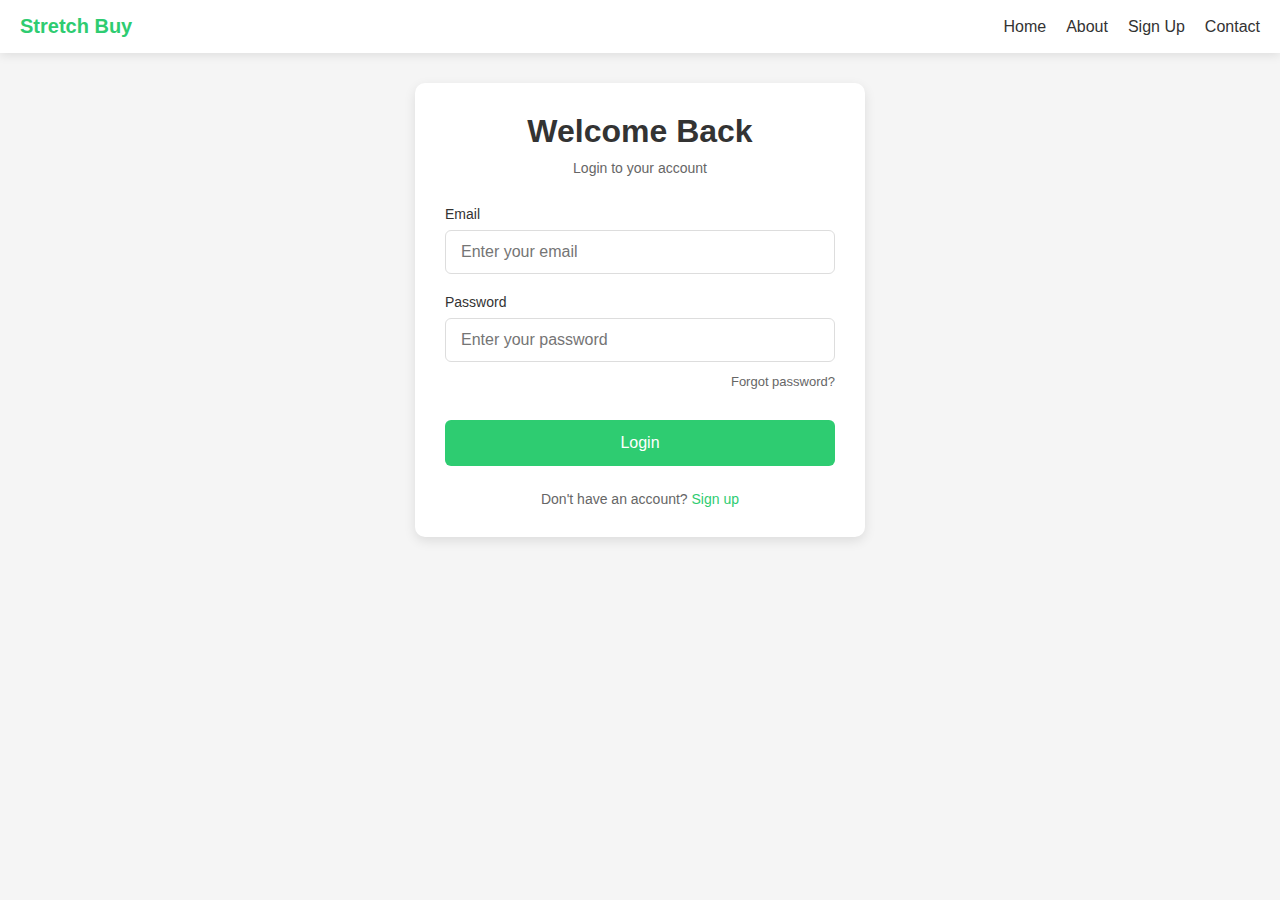
<file: login.html>
<!DOCTYPE html>
<html lang="en">
<head>
    <meta charset="UTF-8">
    <meta name="viewport" content="width=device-width, initial-scale=1.0">
    <title>Stretch Buy - Login</title>
    <style>
        * {
            box-sizing: border-box;
            margin: 0;
            padding: 0;
            font-family: 'Segoe UI', Tahoma, Geneva, Verdana, sans-serif;
        }

        body {
            background-color: #f5f5f5;
            min-height: 100vh;
        }

        /* Navigation Bar */
        .navbar {
            display: flex;
            justify-content: space-between;
            align-items: center;
            padding: 15px 20px;
            background-color: white;
            box-shadow: 0 2px 10px rgba(0, 0, 0, 0.1);
            margin-bottom: 30px;
        }

        .logo {
            font-weight: bold;
            font-size: 20px;
            color: #2ecc71;
        }

        .hamburger {
            display: none;
            cursor: pointer;
        }

        .hamburger span {
            display: block;
            width: 25px;
            height: 3px;
            background-color: #333;
            margin: 5px 0;
            transition: 0.4s;
        }

        .nav-links {
            display: flex;
            list-style: none;
        }

        .nav-links li {
            margin-left: 20px;
        }

        .nav-links a {
            text-decoration: none;
            color: #333;
            font-weight: 500;
        }

        .nav-links a:hover {
            color: #2ecc71;
        }

        /* Login Container */
        .login-container {
            background-color: white;
            border-radius: 10px;
            box-shadow: 0 4px 12px rgba(0, 0, 0, 0.1);
            width: 90%;
            max-width: 450px;
            padding: 30px;
            margin: 0 auto;
        }

        h1 {
            color: #333;
            margin-bottom: 10px;
            text-align: center;
        }

        .subtitle {
            color: #666;
            margin-bottom: 30px;
            text-align: center;
            font-size: 14px;
        }

        .form-group {
            margin-bottom: 20px;
        }

        label {
            display: block;
            margin-bottom: 8px;
            color: #333;
            font-weight: 500;
            font-size: 14px;
        }

        input {
            width: 100%;
            padding: 12px 15px;
            border: 1px solid #ddd;
            border-radius: 6px;
            font-size: 16px;
        }

        input:focus {
            outline: none;
            border-color: #2ecc71;
        }

        .login-button {
            width: 100%;
            padding: 14px;
            background-color: #2ecc71;
            color: white;
            border: none;
            border-radius: 6px;
            font-size: 16px;
            font-weight: 500;
            cursor: pointer;
            margin-top: 10px;
        }

        .login-button:hover {
            background-color: #27ae60;
        }

        .forgot-password {
            text-align: right;
            margin-top: 10px;
        }

        .forgot-password a {
            color: #666;
            font-size: 13px;
            text-decoration: none;
        }

        .forgot-password a:hover {
            color: #2ecc71;
        }

        .signup-link {
            text-align: center;
            margin-top: 25px;
            color: #666;
            font-size: 14px;
        }

        .signup-link a {
            color: #2ecc71;
            text-decoration: none;
        }

        /* Responsive Styles */
        @media (max-width: 768px) {
            .hamburger {
                display: block;
            }

            .nav-links {
                position: fixed;
                top: 70px;
                left: -100%;
                width: 100%;
                background: white;
                flex-direction: column;
                align-items: center;
                padding: 20px 0;
                transition: 0.3s;
            }

            .nav-links.active {
                left: 0;
            }

            .nav-links li {
                margin: 15px 0;
            }
        }
    </style>
</head>
<body>
    <!-- Navigation Bar -->
    <nav class="navbar">
        <div class="logo">Stretch Buy</div>
        <div class="hamburger" onclick="toggleMenu()">
            <span></span>
            <span></span>
            <span></span>
        </div>
        <ul class="nav-links" id="navLinks">
            <li><a href="index.html">Home</a></li>
            <li><a href="about.html">About</a></li>
            <li><a href="signup.html">Sign Up</a></li>
            <li><a href="contact.html">Contact</a></li>
        </ul>
    </nav>

    <!-- Login Form -->
    <div class="login-container">
        <h1>Welcome Back</h1>
        <p class="subtitle">Login to your account</p>
        
        <form action="global/login.php" method="POST">
            <div class="form-group">
                <label for="email">Email</label>
                <input type="email" id="email" name="email" placeholder="Enter your email">
            </div>
            
            <div class="form-group">
                <label for="password">Password</label>
                <input type="password" id="password" name="password" placeholder="Enter your password">
                <div class="forgot-password">
                    <a href="#">Forgot password?</a>
                </div>
            </div>
            
            <button type="submit" class="login-button">Login</button>
            
            <div class="signup-link">
                Don't have an account? <a href="signup.html">Sign up</a>
            </div>
        </form>
    </div>

    <script>
        function toggleMenu() {
            const navLinks = document.getElementById('navLinks');
            navLinks.classList.toggle('active');
        }
    </script>
</body>
</html>
</file>
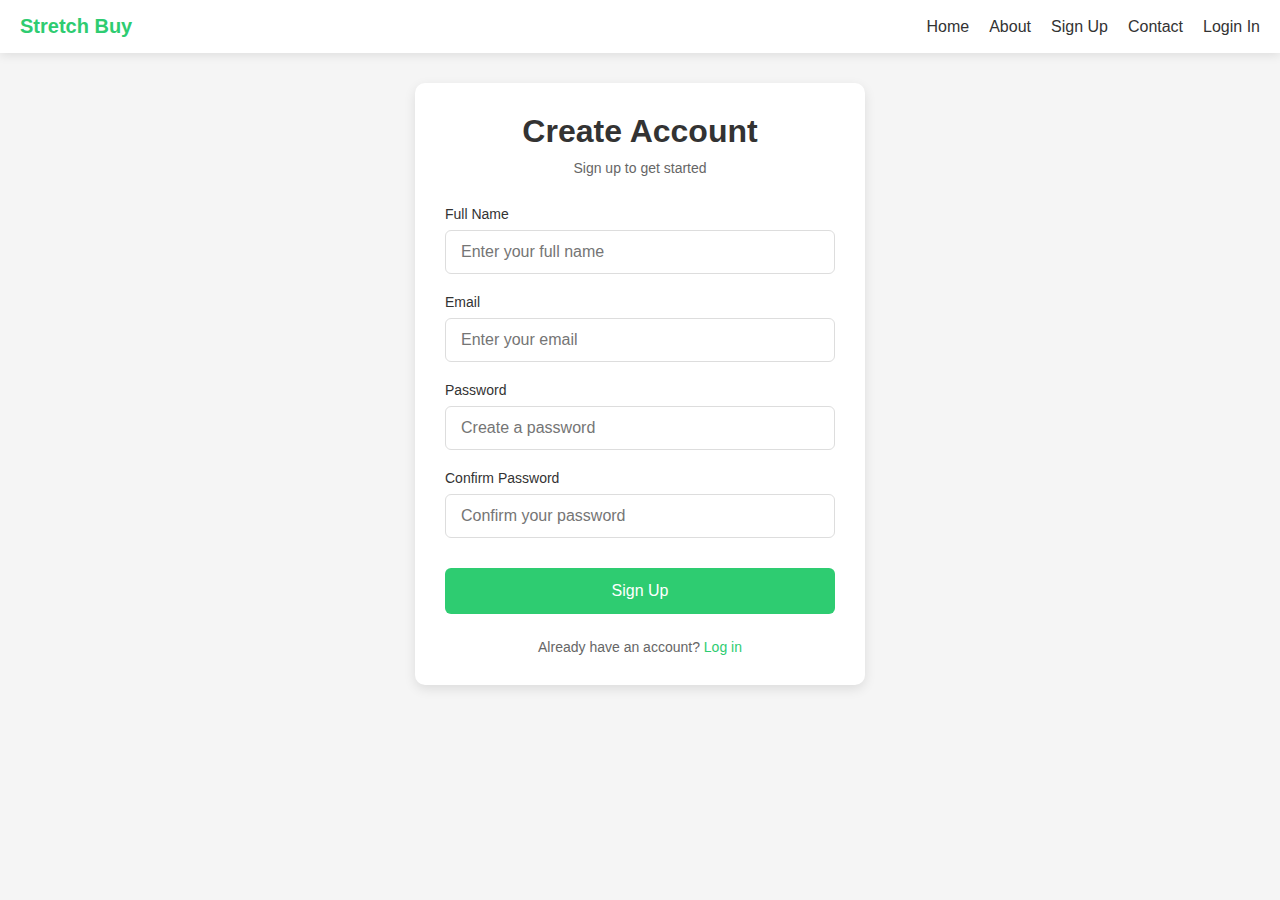
<file: signup.html>
<!DOCTYPE html>
<html lang="en">
<head>
    <meta charset="UTF-8">
    <meta name="viewport" content="width=device-width, initial-scale=1.0">
    <title> Stretch Buy </title>
    <style>
        * {
            box-sizing: border-box;
            margin: 0;
            padding: 0;
            font-family: 'Segoe UI', Tahoma, Geneva, Verdana, sans-serif;
        }

        body {
            background-color: #f5f5f5;
            min-height: 100vh;
        }

        /* Navigation Bar */
        .navbar {
            display: flex;
            justify-content: space-between;
            align-items: center;
            padding: 15px 20px;
            background-color: white;
            box-shadow: 0 2px 10px rgba(0, 0, 0, 0.1);
            margin-bottom: 30px;
        }

        .logo {
            font-weight: bold;
            font-size: 20px;
            color: #2ecc71;
        }

        .hamburger {
            display: none;
            cursor: pointer;
        }

        .hamburger span {
            display: block;
            width: 25px;
            height: 3px;
            background-color: #333;
            margin: 5px 0;
            transition: 0.4s;
        }

        .nav-links {
            display: flex;
            list-style: none;
        }

        .nav-links li {
            margin-left: 20px;
        }

        .nav-links a {
            text-decoration: none;
            color: #333;
            font-weight: 500;
        }

        .nav-links a:hover {
            color: #2ecc71;
        }

        /* Sign Up Container */
        .signup-container {
            background-color: white;
            border-radius: 10px;
            box-shadow: 0 4px 12px rgba(0, 0, 0, 0.1);
            width: 90%;
            max-width: 450px;
            padding: 30px;
            margin: 0 auto;
        }

        h1 {
            color: #333;
            margin-bottom: 10px;
            text-align: center;
        }

        .subtitle {
            color: #666;
            margin-bottom: 30px;
            text-align: center;
            font-size: 14px;
        }

        .form-group {
            margin-bottom: 20px;
        }

        label {
            display: block;
            margin-bottom: 8px;
            color: #333;
            font-weight: 500;
            font-size: 14px;
        }

        input {
            width: 100%;
            padding: 12px 15px;
            border: 1px solid #ddd;
            border-radius: 6px;
            font-size: 16px;
        }

        input:focus {
            outline: none;
            border-color: #2ecc71;
        }

        .signup-button {
            width: 100%;
            padding: 14px;
            background-color: #2ecc71;
            color: white;
            border: none;
            border-radius: 6px;
            font-size: 16px;
            font-weight: 500;
            cursor: pointer;
            margin-top: 10px;
        }

        .signup-button:hover {
            background-color: #27ae60;
        }

        .login-link {
            text-align: center;
            margin-top: 25px;
            color: #666;
            font-size: 14px;
        }

        .login-link a {
            color: #2ecc71;
            text-decoration: none;
        }

        /* Responsive Styles */
        @media (max-width: 768px) {
            .hamburger {
                display: block;
            }

            .nav-links {
                position: fixed;
                top: 70px;
                left: -100%;
                width: 100%;
                background: white;
                flex-direction: column;
                align-items: center;
                padding: 20px 0;
                transition: 0.3s;
            }

            .nav-links.active {
                left: 0;
            }

            .nav-links li {
                margin: 15px 0;
            }
        }
    </style>
</head>
<body>
    <!-- Navigation Bar -->
    <nav class="navbar">
        <div class="logo">Stretch Buy </div>
        <div class="hamburger" onclick="toggleMenu()">
            <span></span>
            <span></span>
            <span></span>
        </div>
        <ul class="nav-links" id="navLinks">
            <li><a href="index.html">Home</a></li>
            <li><a href="about.html">About</a></li>
            <li><a href="signup.html">Sign Up</a></li>
            <li><a href="contact.html">Contact</a></li>
            <li><a href="login.html">Login In </a></li>
        </ul>
    </nav>

    <!-- Sign Up Form -->
    <div class="signup-container">
        <h1>Create Account</h1>
        <p class="subtitle">Sign up to get started</p>
        
        <form action="./global/signup.php" method="POST">
            <div class="form-group">
                <label for="name">Full Name</label>
                <input type="text" id="name" name="name" placeholder="Enter your full name">
            </div>
            
            <div class="form-group">
                <label for="email">Email</label>
                <input type="email" id="email" name="email" placeholder="Enter your email">
            </div>
            
            <div class="form-group">
                <label for="password">Password</label>
                <input type="password" id="password" name="password" placeholder="Create a password">
            </div>
            
            <div class="form-group">
                <label for="confirm-password">Confirm Password</label>
                <input type="password" id="confirm-password" name="confirm_password" placeholder="Confirm your password">
            </div>
            
            <button type="submit" class="signup-button">Sign Up</button>
            
            <div class="login-link">
                Already have an account? <a href="login.html">Log in</a>
            </div>
        </form>
    </div>

    <script>
        function toggleMenu() {
            const navLinks = document.getElementById('navLinks');
            navLinks.classList.toggle('active');
        }
    </script>
</body>
</html>
</file>
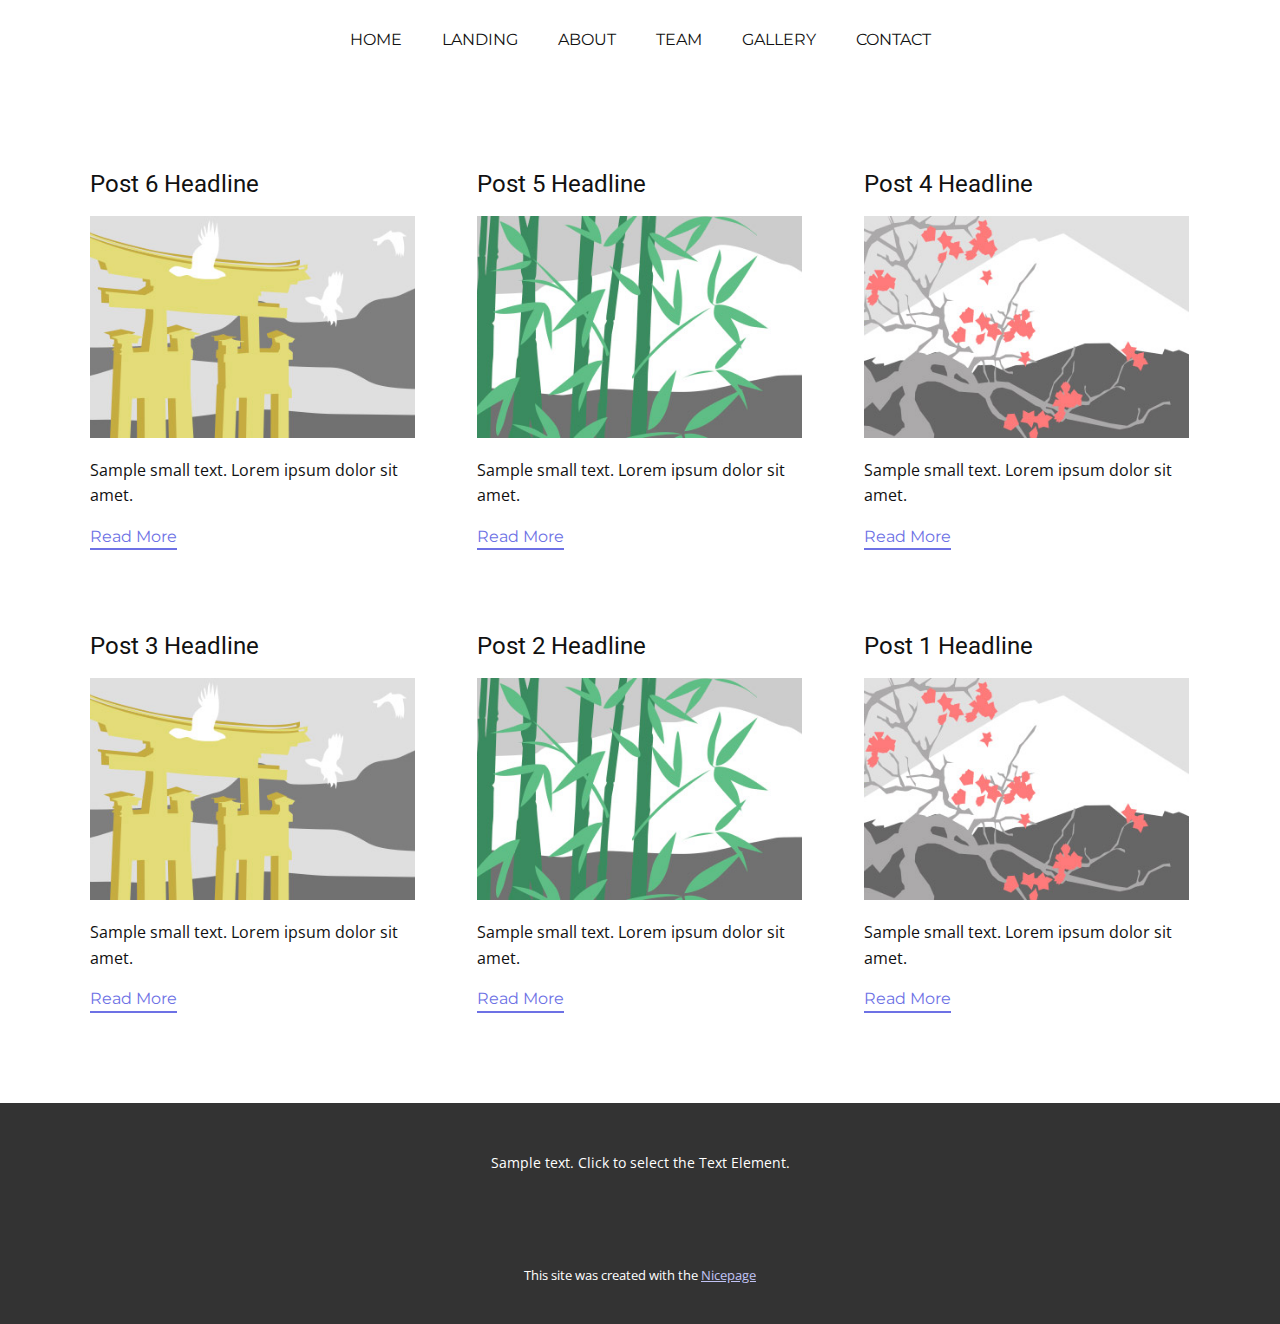
<file: blog/blog.html>
<!DOCTYPE html>
<html style="font-size: 16px;" lang="en"><head>
    <meta name="viewport" content="width=device-width, initial-scale=1.0">
    <meta charset="utf-8">
    <meta name="keywords" content="">
    <meta name="description" content="">
    <title>Blog</title>
    <link rel="stylesheet" href="../nicepage.css" media="screen">
<link rel="stylesheet" href="../Blog-Template.css" media="screen">
    <script class="u-script" type="text/javascript" src="../jquery.js" defer=""></script>
    <script class="u-script" type="text/javascript" src="../nicepage.js" defer=""></script>
    <meta name="generator" content="Nicepage 7.6.5, nicepage.com">
    
    
    
    <link id="u-theme-google-font" rel="stylesheet" href="https://fonts.googleapis.com/css?family=Roboto:100,100i,300,300i,400,400i,500,500i,700,700i,900,900i|Open+Sans:300,300i,400,400i,500,500i,600,600i,700,700i,800,800i">
    <link id="u-page-google-font" rel="stylesheet" href="https://fonts.googleapis.com/css?family=Montserrat:100,100i,200,200i,300,300i,400,400i,500,500i,600,600i,700,700i,800,800i,900,900i">
    <script type="application/ld+json">{
		"@context": "http://schema.org",
		"@type": "Organization",
		"name": ""
}</script>
    <meta name="theme-color" content="#6d71e5">
  <meta data-intl-tel-input-cdn-path="intlTelInput/"></head>
  <body data-path-to-root="../" data-include-products="false" class="u-body u-xl-mode" data-lang="en"><header class="u-clearfix u-container-align-center u-header u-header" id="sec-4040"><div class="u-clearfix u-sheet u-sheet-1">
        <nav class="u-menu u-menu-one-level u-offcanvas u-menu-1">
          <div class="menu-collapse u-custom-font u-font-montserrat" style="font-size: 1rem; letter-spacing: 0px; text-transform: uppercase; font-weight: 700;">
            <a class="u-button-style u-custom-left-right-menu-spacing u-custom-padding-bottom u-custom-text-hover-color u-custom-top-bottom-menu-spacing u-hamburger-link u-nav-link u-text-active-palette-1-base u-text-hover-palette-2-base" href="#">
              <svg class="u-svg-link" viewBox="0 0 24 24"><use xlink:href="#menu-hamburger"></use></svg>
              <svg class="u-svg-content" version="1.1" id="menu-hamburger" viewBox="0 0 16 16" x="0px" y="0px" xmlns:xlink="http://www.w3.org/1999/xlink" xmlns="http://www.w3.org/2000/svg"><g><rect y="1" width="16" height="2"></rect><rect y="7" width="16" height="2"></rect><rect y="13" width="16" height="2"></rect>
</g></svg>
            </a>
          </div>
          <div class="u-custom-menu u-nav-container">
            <ul class="u-custom-font u-font-montserrat u-nav u-unstyled u-nav-1"><li class="u-nav-item"><a class="u-button-style u-nav-link u-text-active-palette-1-base u-text-hover-palette-3-base" href="../" style="padding: 10px 20px;">Home</a>
</li><li class="u-nav-item"><a class="u-button-style u-nav-link u-text-active-palette-1-base u-text-hover-palette-3-base" href="../Landing.html" style="padding: 10px 20px;">Landing</a>
</li><li class="u-nav-item"><a class="u-button-style u-nav-link u-text-active-palette-1-base u-text-hover-palette-3-base" href="../About.html" style="padding: 10px 20px;">About</a>
</li><li class="u-nav-item"><a class="u-button-style u-nav-link u-text-active-palette-1-base u-text-hover-palette-3-base" href="../Team.html" style="padding: 10px 20px;">Team</a>
</li><li class="u-nav-item"><a class="u-button-style u-nav-link u-text-active-palette-1-base u-text-hover-palette-3-base" href="../Gallery.html" style="padding: 10px 20px;">Gallery</a>
</li><li class="u-nav-item"><a class="u-button-style u-nav-link u-text-active-palette-1-base u-text-hover-palette-3-base" href="../Contact.html" style="padding: 10px 20px;">Contact</a>
</li></ul>
          </div>
          <div class="u-custom-menu u-nav-container-collapse">
            <div class="u-black u-container-style u-inner-container-layout u-opacity u-opacity-95 u-sidenav">
              <div class="u-inner-container-layout u-sidenav-overflow">
                <div class="u-menu-close"></div>
                <ul class="u-align-center u-nav u-popupmenu-items u-unstyled u-nav-2"><li class="u-nav-item"><a class="u-button-style u-nav-link" href="../">Home</a>
</li><li class="u-nav-item"><a class="u-button-style u-nav-link" href="../Landing.html">Landing</a>
</li><li class="u-nav-item"><a class="u-button-style u-nav-link" href="../About.html">About</a>
</li><li class="u-nav-item"><a class="u-button-style u-nav-link" href="../Team.html">Team</a>
</li><li class="u-nav-item"><a class="u-button-style u-nav-link" href="../Gallery.html">Gallery</a>
</li><li class="u-nav-item"><a class="u-button-style u-nav-link" href="../Contact.html">Contact</a>
</li></ul>
              </div>
            </div>
            <div class="u-black u-menu-overlay u-opacity u-opacity-70"></div>
          </div>
        </nav>
      </div></header>
    <section class="u-clearfix u-section-1" id="block-1">
      <div class="u-clearfix u-sheet u-valign-middle u-sheet-1"><!--blog--><!--blog_options_json--><!--{"type":"Recent","source":"","tags":"","count":""}--><!--/blog_options_json-->
        <div class="u-blog u-expanded-width u-repeater u-repeater-1" data-blog-id="blog-1"><!--blog_post-->
          <div class="u-blog-post u-container-style u-repeater-item u-white u-repeater-item-1">
            <div class="u-container-layout u-similar-container u-valign-top u-container-layout-1"><!--blog_post_header-->
              <h4 class="u-blog-control u-text u-text-1">
                <a class="u-post-header-link" href="../blog/post-5.html">Post 6 Headline</a>
              </h4><!--/blog_post_header--><!--blog_post_image-->
              <a class="u-post-header-link" href="../blog/post-5.html"><img alt="" class="u-blog-control u-expanded-width u-image u-image-default u-image-1" src="../images/8ad73f3c.jpeg"></a><!--/blog_post_image--><!--blog_post_content-->
              <div class="u-blog-control u-post-content u-text u-text-2 fr-view">Sample small text. Lorem ipsum dolor sit amet.</div><!--/blog_post_content--><!--blog_post_readmore-->
              <a href="../blog/post-5.html" class="u-blog-control u-border-2 u-border-palette-1-base u-btn u-btn-rectangle u-button-style u-none u-btn-1"><!--blog_post_readmore_content--><!--options_json--><!--{"content":"","defaultValue":"Read More"}--><!--/options_json-->Read More<!--/blog_post_readmore_content--></a><!--/blog_post_readmore-->
            </div>
          </div><div class="u-blog-post u-container-style u-repeater-item u-video-cover u-white">
            <div class="u-container-layout u-similar-container u-valign-top u-container-layout-2"><!--blog_post_header-->
              <h4 class="u-blog-control u-text u-text-3">
                <a class="u-post-header-link" href="../blog/post-4.html">Post 5 Headline</a>
              </h4><!--/blog_post_header--><!--blog_post_image-->
              <a class="u-post-header-link" href="../blog/post-4.html"><img alt="" class="u-blog-control u-expanded-width u-image u-image-default u-image-2" src="../images/68f64b9d.jpeg"></a><!--/blog_post_image--><!--blog_post_content-->
              <div class="u-blog-control u-post-content u-text u-text-4 fr-view">Sample small text. Lorem ipsum dolor sit amet.</div><!--/blog_post_content--><!--blog_post_readmore-->
              <a href="../blog/post-4.html" class="u-blog-control u-border-2 u-border-palette-1-base u-btn u-btn-rectangle u-button-style u-none u-btn-2"><!--blog_post_readmore_content--><!--options_json--><!--{"content":"","defaultValue":"Read More"}--><!--/options_json-->Read More<!--/blog_post_readmore_content--></a><!--/blog_post_readmore-->
            </div>
          </div><div class="u-blog-post u-container-style u-repeater-item u-video-cover u-white">
            <div class="u-container-layout u-similar-container u-valign-top u-container-layout-3"><!--blog_post_header-->
              <h4 class="u-blog-control u-text u-text-5">
                <a class="u-post-header-link" href="../blog/post-3.html">Post 4 Headline</a>
              </h4><!--/blog_post_header--><!--blog_post_image-->
              <a class="u-post-header-link" href="../blog/post-3.html"><img alt="" class="u-blog-control u-expanded-width u-image u-image-default u-image-3" src="../images/0fd3416c.jpeg"></a><!--/blog_post_image--><!--blog_post_content-->
              <div class="u-blog-control u-post-content u-text u-text-6 fr-view">Sample small text. Lorem ipsum dolor sit amet.</div><!--/blog_post_content--><!--blog_post_readmore-->
              <a href="../blog/post-3.html" class="u-blog-control u-border-2 u-border-palette-1-base u-btn u-btn-rectangle u-button-style u-none u-btn-3"><!--blog_post_readmore_content--><!--options_json--><!--{"content":"","defaultValue":"Read More"}--><!--/options_json-->Read More<!--/blog_post_readmore_content--></a><!--/blog_post_readmore-->
            </div>
          </div><div class="u-blog-post u-container-style u-repeater-item u-white u-repeater-item-1">
            <div class="u-container-layout u-similar-container u-valign-top u-container-layout-1"><!--blog_post_header-->
              <h4 class="u-blog-control u-text u-text-1">
                <a class="u-post-header-link" href="../blog/post-2.html">Post 3 Headline</a>
              </h4><!--/blog_post_header--><!--blog_post_image-->
              <a class="u-post-header-link" href="../blog/post-2.html"><img alt="" class="u-blog-control u-expanded-width u-image u-image-default u-image-1" src="../images/8ad73f3c.jpeg"></a><!--/blog_post_image--><!--blog_post_content-->
              <div class="u-blog-control u-post-content u-text u-text-2 fr-view">Sample small text. Lorem ipsum dolor sit amet.</div><!--/blog_post_content--><!--blog_post_readmore-->
              <a href="../blog/post-2.html" class="u-blog-control u-border-2 u-border-palette-1-base u-btn u-btn-rectangle u-button-style u-none u-btn-1"><!--blog_post_readmore_content--><!--options_json--><!--{"content":"","defaultValue":"Read More"}--><!--/options_json-->Read More<!--/blog_post_readmore_content--></a><!--/blog_post_readmore-->
            </div>
          </div><div class="u-blog-post u-container-style u-repeater-item u-video-cover u-white">
            <div class="u-container-layout u-similar-container u-valign-top u-container-layout-2"><!--blog_post_header-->
              <h4 class="u-blog-control u-text u-text-3">
                <a class="u-post-header-link" href="../blog/post-1.html">Post 2 Headline</a>
              </h4><!--/blog_post_header--><!--blog_post_image-->
              <a class="u-post-header-link" href="../blog/post-1.html"><img alt="" class="u-blog-control u-expanded-width u-image u-image-default u-image-2" src="../images/68f64b9d.jpeg"></a><!--/blog_post_image--><!--blog_post_content-->
              <div class="u-blog-control u-post-content u-text u-text-4 fr-view">Sample small text. Lorem ipsum dolor sit amet.</div><!--/blog_post_content--><!--blog_post_readmore-->
              <a href="../blog/post-1.html" class="u-blog-control u-border-2 u-border-palette-1-base u-btn u-btn-rectangle u-button-style u-none u-btn-2"><!--blog_post_readmore_content--><!--options_json--><!--{"content":"","defaultValue":"Read More"}--><!--/options_json-->Read More<!--/blog_post_readmore_content--></a><!--/blog_post_readmore-->
            </div>
          </div><div class="u-blog-post u-container-style u-repeater-item u-video-cover u-white">
            <div class="u-container-layout u-similar-container u-valign-top u-container-layout-3"><!--blog_post_header-->
              <h4 class="u-blog-control u-text u-text-5">
                <a class="u-post-header-link" href="../blog/post.html">Post 1 Headline</a>
              </h4><!--/blog_post_header--><!--blog_post_image-->
              <a class="u-post-header-link" href="../blog/post.html"><img alt="" class="u-blog-control u-expanded-width u-image u-image-default u-image-3" src="../images/0fd3416c.jpeg"></a><!--/blog_post_image--><!--blog_post_content-->
              <div class="u-blog-control u-post-content u-text u-text-6 fr-view">Sample small text. Lorem ipsum dolor sit amet.</div><!--/blog_post_content--><!--blog_post_readmore-->
              <a href="../blog/post.html" class="u-blog-control u-border-2 u-border-palette-1-base u-btn u-btn-rectangle u-button-style u-none u-btn-3"><!--blog_post_readmore_content--><!--options_json--><!--{"content":"","defaultValue":"Read More"}--><!--/options_json-->Read More<!--/blog_post_readmore_content--></a><!--/blog_post_readmore-->
            </div>
          </div><!--/blog_post--><!--blog_post-->
          <!--/blog_post--><!--blog_post-->
          <!--/blog_post-->
        </div><!--/blog-->
      </div>
    </section>
    
    
    
    <footer class="u-align-center u-clearfix u-container-align-center u-footer u-grey-80 u-footer" id="sec-7642"><div class="u-clearfix u-sheet u-sheet-1">
        <p class="u-small-text u-text u-text-variant u-text-1">Sample text. Click to select the Text Element.</p>
      </div></footer>
    <section class="u-backlink u-clearfix u-grey-80">
      <p class="u-text">
        <span>This site was created with the </span>
        <a class="u-link" href="https://nicepage.com/" target="_blank" rel="nofollow">
          <span>Nicepage</span>
        </a>
      </p>
    </section>
  
</body></html>
</file>
